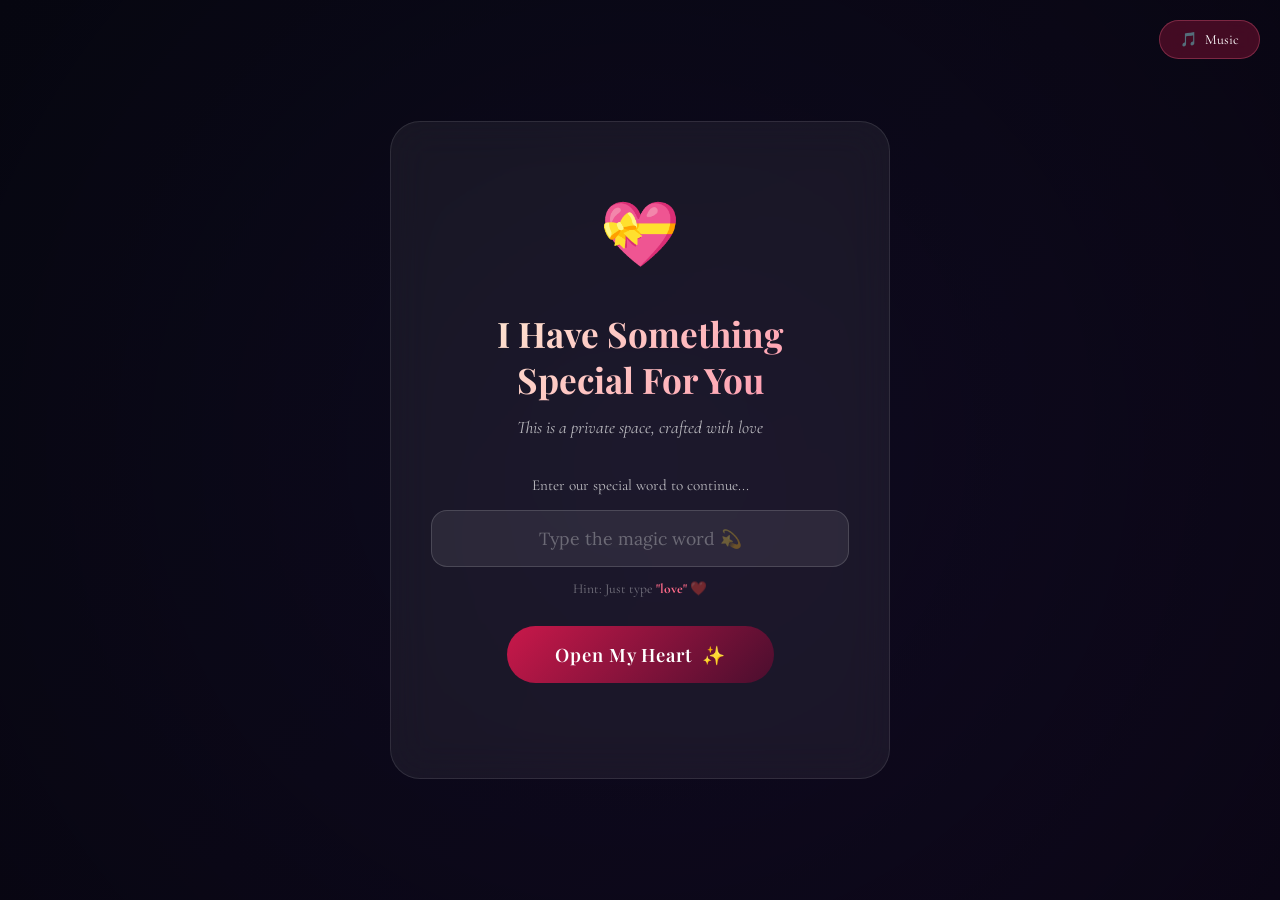
<file: index.html>
<!DOCTYPE html>
<html lang="en">
<head>
    <meta charset="UTF-8">
    <meta name="viewport" content="width=device-width, initial-scale=1.0">
    <title>💕 For My Love — A Special Message For You</title>
    <meta name="description" content="A romantic proposal website crafted with love, for the most special person in my life.">
    <link rel="preconnect" href="https://fonts.googleapis.com">
    <link rel="preconnect" href="https://fonts.gstatic.com" crossorigin>
    <link href="https://fonts.googleapis.com/css2?family=Playfair+Display:ital,wght@0,400;0,600;0,700;0,800;1,400;1,600;1,700&family=Cormorant+Garamond:ital,wght@0,300;0,400;0,500;0,600;1,300;1,400;1,500&family=Great+Vibes&family=Lora:ital,wght@0,400;0,500;0,600;1,400;1,500&display=swap" rel="stylesheet">
    <link rel="stylesheet" href="style.css">
</head>
<body>

    <!-- Floating Hearts Canvas -->
    <canvas id="hearts-canvas"></canvas>

    <!-- Rose Petal Rain -->
    <div id="petal-container"></div>

    <!-- Music Toggle -->
    <button id="music-toggle" class="music-btn" aria-label="Toggle Music">
        <span class="music-icon">🎵</span>
        <span class="music-text">Music</span>
    </button>
    <audio id="bg-music" loop>
        <source src="kya-mujhe-pyar-hai.webm" type="audio/webm">
    </audio>

    <!-- ==================== GATE SCREEN ==================== -->
    <section id="gate-screen" class="gate-screen">
        <div class="gate-overlay"></div>
        <div class="gate-content">
            <div class="gate-heart-container">
                <div class="gate-heart">💝</div>
            </div>
            <h1 class="gate-title">I Have Something<br>Special For You</h1>
            <p class="gate-subtitle">This is a private space, crafted with love</p>
            <div class="gate-input-group">
                <label for="gate-password">Enter our special word to continue...</label>
                <input type="password" id="gate-password" placeholder="Type the magic word 💫" autocomplete="off">
                <p class="gate-hint">Hint: Just type <strong>"love"</strong> ❤️</p>
            </div>
            <button id="gate-enter-btn" class="gate-btn">
                <span>Open My Heart</span>
                <span class="btn-sparkle">✨</span>
            </button>
            <p id="gate-error" class="gate-error"></p>
        </div>
    </section>

    <!-- ==================== MAIN WEBSITE ==================== -->
    <main id="main-site" class="main-site hidden">

        <!-- Navigation -->
        <nav id="main-nav" class="navbar">
            <div class="nav-brand">
                <span class="nav-heart">💕</span>
                <span class="nav-text">Our Love Story</span>
            </div>
            <ul class="nav-links">
                <li><a href="#hero">Home</a></li>
                <li><a href="#love-letter">Letter</a></li>
                <li><a href="#reasons">Reasons</a></li>
                <li><a href="#timeline">Moments</a></li>
                <li><a href="june17.html">17 June</a></li>
                <li><a href="june18.html">18 June</a></li>
                <li><a href="june19.html">19 June</a></li>
                <li><a href="#gallery">Gallery</a></li>
                <li><a href="#proposal">Proposal</a></li>
            </ul>
            <button id="nav-toggle" class="nav-hamburger" aria-label="Menu">
                <span></span><span></span><span></span>
            </button>
        </nav>

        <!-- ===== SECTION 1: HERO ===== -->
        <section id="hero" class="hero-section">
            <div class="hero-bg-overlay"></div>
            <img src="hero-bg.png" alt="" class="hero-bg-img">
            <div class="hero-content">
                <p class="hero-pretext fade-up">Every love story is beautiful, but ours is...</p>
                <h1 class="hero-title fade-up delay-1">
                    <span class="hero-line">My Favorite</span>
                    <span class="hero-line accent">Love Story</span>
                </h1>
                <div class="hero-divider fade-up delay-2">
                    <span class="divider-line"></span>
                    <span class="divider-heart">♥</span>
                    <span class="divider-line"></span>
                </div>
                <p class="hero-subtitle fade-up delay-3" id="typewriter-text"></p>
                
                <!-- Birthday Countdown -->
                <div class="countdown-container fade-up delay-4">
                    <h3 class="countdown-title">Birthday Coming Soon Mannu Sweet Heart</h3>
                    <div id="countdown" class="countdown-timer">
                        <div class="countdown-item">
                            <span id="cd-days">00</span>
                            <span class="countdown-label">Days</span>
                        </div>
                        <div class="countdown-item">
                            <span id="cd-hours">00</span>
                            <span class="countdown-label">Hours</span>
                        </div>
                        <div class="countdown-item">
                            <span id="cd-minutes">00</span>
                            <span class="countdown-label">Minutes</span>
                        </div>
                        <div class="countdown-item">
                            <span id="cd-seconds">00</span>
                            <span class="countdown-label">Seconds</span>
                        </div>
                    </div>
                </div>

                <a href="#love-letter" class="hero-cta fade-up delay-4" style="margin-top: 30px;">
                    <span>Read My Heart</span>
                    <svg viewBox="0 0 24 24" width="20" height="20" fill="none" stroke="currentColor" stroke-width="2">
                        <path d="M12 5v14M5 12l7 7 7-7"/>
                    </svg>
                </a>
            </div>
            <div class="scroll-indicator">
                <div class="scroll-mouse">
                    <div class="scroll-dot"></div>
                </div>
                <p>Scroll down</p>
            </div>
        </section>

        <!-- ===== SECTION 2: LOVE LETTER ===== -->
        <section id="love-letter" class="letter-section">
            <div class="section-header">
                <span class="section-icon">💌</span>
                <h2 class="section-title">A Letter From My Heart</h2>
                <div class="section-divider">
                    <span></span><span class="diamond">◆</span><span></span>
                </div>
            </div>
            <div class="letter-container">
                <div class="letter-paper">
                    <div class="letter-stamp">💋</div>
                    <div class="letter-date">Written with all my love</div>
                    <h3 class="letter-greeting">Dear Manaswi,</h3>
                    <div class="letter-body">
                        <p>Ever since you walked into my life, everything has changed for the better. You are like a beautiful dream that I never want to wake up from.</p>
                        <p>I know you sometimes feel a bit insecure and think you are unlucky. But the truth is, you are absolutely perfect just the way you are. In fact, by having you in my life, I have become the luckiest guy in the world.</p>
                        <p>Loving you has been the easiest and the best decision of my life. You are not just my love, you are my home—the place where I find the greatest peace. I promise to spend every single day making you as happy as you make me.</p>
                    </div>
                    <div class="letter-closing">
                        <p>Forever Yours,</p>
                        <p class="letter-signature">Your Love ❤️</p>
                    </div>
                </div>
            </div>
        </section>

        <!-- ===== SECTION 3: REASONS I LOVE YOU ===== -->
        <section id="reasons" class="reasons-section">
            <div class="section-header">
                <span class="section-icon">💖</span>
                <h2 class="section-title">Reasons I Love You</h2>
                <div class="section-divider">
                    <span></span><span class="diamond">◆</span><span></span>
                </div>
                <p class="section-subtitle">There are a million reasons, but here are a few that make my heart skip a beat...</p>
            </div>
            <div class="reasons-grid">
                <div class="reason-card" data-reason="1">
                    <div class="reason-number">01</div>
                    <div class="reason-icon">✨</div>
                    <h3>Your Beautiful Smile</h3>
                    <p>Your smile is the most beautiful thing I've ever seen. It lights up my world and makes every dark moment bright again.</p>
                </div>
                <div class="reason-card" data-reason="2">
                    <div class="reason-number">02</div>
                    <div class="reason-icon">🌙</div>
                    <h3>Your Kind Heart</h3>
                    <p>The way you care about everyone around you, your kindness, your compassion — it makes me fall in love with you all over again, every single day.</p>
                </div>
                <div class="reason-card" data-reason="3">
                    <div class="reason-number">03</div>
                    <div class="reason-icon">🦋</div>
                    <h3>The Butterflies</h3>
                    <p>Even after all this time, you still give me butterflies. Just hearing your voice or seeing your name on my phone makes my heart race.</p>
                </div>
                <div class="reason-card" data-reason="4">
                    <div class="reason-number">04</div>
                    <div class="reason-icon">🌹</div>
                    <h3>You Understand Me</h3>
                    <p>You get me like nobody else. You understand my silence, my fears, my dreams — and you love me through all of it.</p>
                </div>
                <div class="reason-card" data-reason="5">
                    <div class="reason-number">05</div>
                    <div class="reason-icon">🌸</div>
                    <h3>You Are My Peace</h3>
                    <p>In a world full of chaos, you are my calm. Being with you feels like coming home after the longest journey.</p>
                </div>
            </div>
        </section>

        <!-- ===== SECTION 4: OUR MOMENTS TIMELINE ===== -->
        <section id="timeline" class="timeline-section">
            <div class="section-header">
                <span class="section-icon">📖</span>
                <h2 class="section-title">Our Beautiful Moments</h2>
                <div class="section-divider">
                    <span></span><span class="diamond">◆</span><span></span>
                </div>
                <p class="section-subtitle">Every moment with you becomes a precious memory I treasure forever</p>
            </div>
            <div class="timeline">
                <div class="timeline-line"></div>
                <div class="timeline-item left">
                    <div class="timeline-dot">💕</div>
                    <div class="timeline-card">
                        <span class="timeline-label">The Beginning</span>
                        <h3>Amity Fresher's Practice</h3>
                        <p>We first met during the Amity University fresher's party practice. At that time, my mind was blank and I had absolutely no idea that something so beautiful was about to begin.</p>
                    </div>
                </div>
                <div class="timeline-item right">
                    <div class="timeline-dot">🌟</div>
                    <div class="timeline-card">
                        <span class="timeline-label">The Connection</span>
                        <h3>Lunchtime Conversations</h3>
                        <p>Our first real conversation happened when I came with my friends to have lunch with you at the A block ground. We were just like casual friends talking, but little did I know that casual friend would soon become my whole world.</p>
                    </div>
                </div>
                <div class="timeline-item left">
                    <div class="timeline-dot">💝</div>
                    <div class="timeline-card">
                        <span class="timeline-label">The Realization</span>
                        <h3>Falling For Your Kind Heart</h3>
                        <p>A few days ago, it hit me that we had naturally fallen in love just by being together. I absolutely adore your pure, kind heart and how you overshare everything with me.</p>
                    </div>
                </div>
                <div class="timeline-item right">
                    <div class="timeline-dot">🦋</div>
                    <div class="timeline-card">
                        <span class="timeline-label">The Feeling</span>
                        <h3>Butterflies Inside</h3>
                        <p>Today is a day I'll always remember. Knowing that you were getting butterflies inside just thinking about us... that magical feeling is something I want to cherish forever.</p>
                    </div>
                </div>
                <div class="timeline-item left">
                    <div class="timeline-dot">💍</div>
                    <div class="timeline-card">
                        <span class="timeline-label">Forever</span>
                        <h3>Our Beautiful Future</h3>
                        <p>I want to keep listening to your stories, keep making you smile, and keep falling for your pure heart every single day. Together, forever — that's my only wish.</p>
                    </div>
                </div>
            </div>
        </section>

        <!-- ===== SECTION 5: GALLERY ===== -->
        <section id="gallery" class="gallery-section">
            <div class="section-header">
                <span class="section-icon">📸</span>
                <h2 class="section-title">Moments Captured</h2>
                <div class="section-divider">
                    <span></span><span class="diamond">◆</span><span></span>
                </div>
                <p class="section-subtitle">Every picture tells a story of our love</p>
            </div>
            <div class="gallery-grid">
                <div class="gallery-item">
                    <img src="image1.png" alt="Our special memory">
                    <div class="gallery-overlay">
                        <span class="gallery-caption">My Favorite Memory 💖</span>
                    </div>
                </div>
                <div class="gallery-item">
                    <img src="image2.png" alt="Precious moments">
                    <div class="gallery-overlay">
                        <span class="gallery-caption">Precious Moments 🌙</span>
                    </div>
                </div>
                <div class="gallery-item tall">
                    <img src="image3.png" alt="My love for you">
                    <div class="gallery-overlay">
                        <span class="gallery-caption">My Whole World 🌍</span>
                    </div>
                </div>
                <div class="gallery-item large">
                    <img src="Pasted image.png" alt="Our special moment">
                    <div class="gallery-overlay">
                        <span class="gallery-caption">You & Me Forever 💗</span>
                    </div>
                </div>
            </div>
        </section>

        <!-- ===== SECTION 6: THE PROPOSAL ===== -->
        <section id="proposal" class="proposal-section">
            <img src="roses-bg.png" alt="" class="proposal-bg-img">
            <div class="proposal-overlay"></div>
            <div class="proposal-content">
                <div class="proposal-ring">💍</div>
                <h2 class="proposal-title">
                    <span class="proposal-line">Will You Be</span>
                    <span class="proposal-line accent">Mine Forever?</span>
                </h2>
                <p class="proposal-text">
                    I've searched my whole life for someone like you. You are my dream come true, 
                    my answered prayer, my everything. I can't imagine my life without you in it. 
                    You are the reason I believe in love, in magic, in forever.
                </p>
                <p class="proposal-question">So I'm asking you, with all my heart...</p>
                <h3 class="proposal-ask">Will you be my forever? ❤️</h3>
                <div class="proposal-buttons">
                    <button id="yes-btn" class="proposal-btn yes-btn">
                        <span class="btn-heart">💝</span>
                        <span>Yes, Forever!</span>
                    </button>
                    <button id="no-btn" class="proposal-btn no-btn">
                        <span>Hmm, let me think...</span>
                    </button>
                </div>
                <div id="celebration" class="celebration hidden">
                    <h2 class="celebration-title">You Made Me The Happiest Person! 🎉</h2>
                    <p class="celebration-text">I promise to love you, cherish you, and make you smile every single day. This is just the beginning of our forever. ❤️</p>
                    <div class="celebration-hearts">
                        💕 💖 💝 💗 💕 💖 💝 💗 💕 💖
                    </div>
                </div>
            </div>
        </section>

        <!-- ===== FOOTER ===== -->
        <footer class="site-footer">
            <div class="footer-content">
                <div class="footer-heart">💕</div>
                <p class="footer-text">Made with infinite love, just for you</p>
                <p class="footer-signature">— Your Love ❤️</p>
                <div class="footer-stars">
                    ✨ · 💫 · ⭐ · 💫 · ✨
                </div>
            </div>
        </footer>

    </main>

    <script src="script.js"></script>
</body>
</html>
</file>
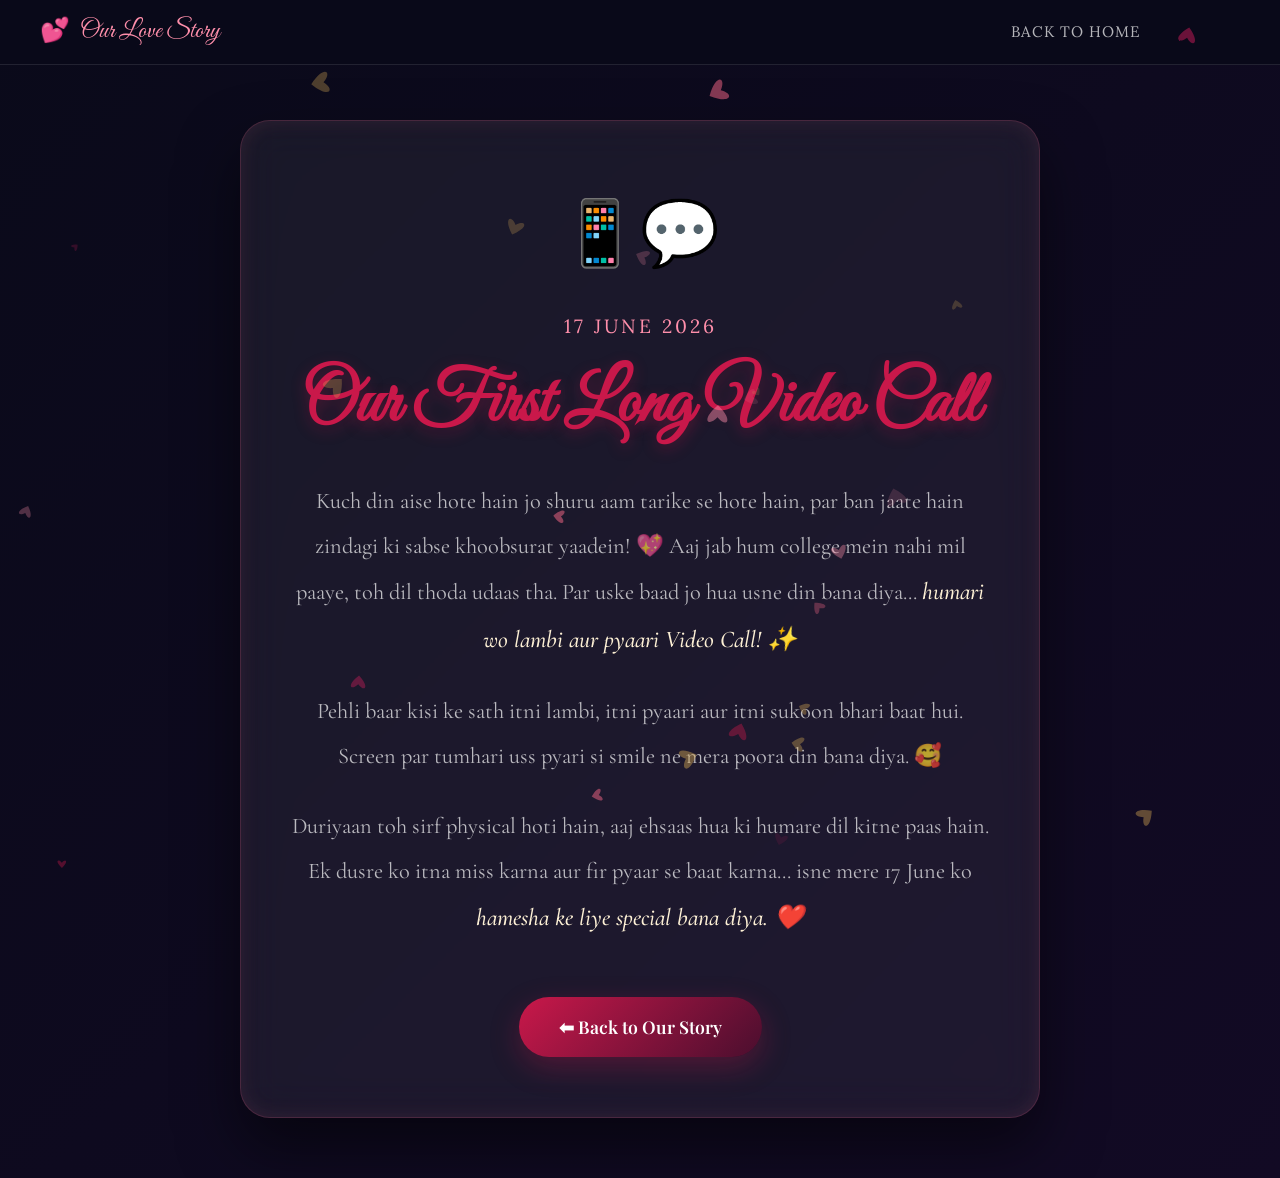
<file: june17.html>
<!DOCTYPE html>
<html lang="en">
<head>
    <meta charset="UTF-8">
    <meta name="viewport" content="width=device-width, initial-scale=1.0">
    <title>💕 17 June — A Special Memory</title>
    <link href="https://fonts.googleapis.com/css2?family=Playfair+Display:ital,wght@0,400;0,600;0,700;0,800;1,400;1,600;1,700&family=Cormorant+Garamond:ital,wght@0,300;0,400;0,500;0,600;1,300;1,400;1,500&family=Great+Vibes&family=Lora:ital,wght@0,400;0,500;0,600;1,400;1,500&display=swap" rel="stylesheet">
    <link rel="stylesheet" href="style.css">
    <style>
        body {
            background: linear-gradient(135deg, var(--midnight), var(--deep-purple), var(--wine));
            background-size: 400% 400%;
            animation: gradientShift 8s ease infinite;
            min-height: 100vh;
            display: flex;
            flex-direction: column;
        }
        .diary-section {
            flex: 1;
            display: flex;
            align-items: center;
            justify-content: center;
            padding: 120px 20px 60px;
            position: relative;
            z-index: 2;
        }
        .diary-card {
            background: var(--glass);
            backdrop-filter: blur(20px);
            border: 1px solid rgba(255,107,138,0.2);
            border-radius: 30px;
            padding: 60px 50px;
            max-width: 800px;
            text-align: center;
            animation: fadeUp 1s ease forwards;
            box-shadow: 0 30px 60px rgba(0,0,0,0.5), inset 0 0 20px rgba(255,107,138,0.1);
            position: relative;
        }
        .diary-icon {
            font-size: 4rem;
            margin-bottom: 20px;
            animation: floatRing 3s ease-in-out infinite;
        }
        .diary-date {
            font-family: var(--font-elegant);
            color: var(--pink-glow);
            font-size: 1.2rem;
            letter-spacing: 3px;
            text-transform: uppercase;
            margin-bottom: 20px;
        }
        .diary-title {
            font-family: var(--font-script);
            font-size: 4.5rem;
            color: var(--rose);
            margin-bottom: 30px;
            line-height: 1.2;
            text-shadow: 0 5px 15px rgba(201,24,74,0.3);
        }
        .diary-text {
            font-family: var(--font-body);
            font-size: 1.4rem;
            color: var(--text-secondary);
            line-height: 2;
            margin-bottom: 25px;
        }
        .diary-highlight {
            color: var(--cream);
            font-weight: 500;
            font-style: italic;
            font-size: 1.5rem;
        }
        .back-btn {
            display: inline-flex;
            align-items: center;
            gap: 10px;
            margin-top: 30px;
            padding: 15px 40px;
            background: linear-gradient(135deg, var(--rose), var(--wine));
            border: none;
            color: #fff;
            text-decoration: none;
            border-radius: 50px;
            font-family: var(--font-display);
            font-size: 1.1rem;
            font-weight: 600;
            transition: all 0.4s;
            box-shadow: 0 10px 30px rgba(201,24,74,0.3);
        }
        .back-btn:hover {
            transform: translateY(-4px);
            box-shadow: 0 15px 40px rgba(201,24,74,0.5);
        }
        
        @media (max-width: 768px) {
            .diary-card { padding: 40px 25px; }
            .diary-title { font-size: 3.2rem; }
            .diary-text { font-size: 1.2rem; }
        }
    </style>
</head>
<body>
    <canvas id="hearts-canvas"></canvas>
    
    <nav class="navbar scrolled" style="position: fixed;">
        <div class="nav-brand">
            <span class="nav-heart">💕</span>
            <span class="nav-text">Our Love Story</span>
        </div>
        <ul class="nav-links">
            <li><a href="index.html">Back to Home</a></li>
        </ul>
    </nav>

    <section class="diary-section">
        <div class="diary-card">
            <div class="diary-icon">📱💬</div>
            <div class="diary-date">17 June 2026</div>
            <h1 class="diary-title">Our First Long Video Call</h1>
            
            <p class="diary-text">
                Kuch din aise hote hain jo shuru aam tarike se hote hain, par ban jaate hain zindagi ki sabse khoobsurat yaadein! 💖 Aaj jab hum college mein nahi mil paaye, toh dil thoda udaas tha. Par uske baad jo hua usne din bana diya... <span class="diary-highlight">humari wo lambi aur pyaari Video Call! ✨</span>
            </p>
            <p class="diary-text">
                Pehli baar kisi ke sath itni lambi, itni pyaari aur itni sukoon bhari baat hui. Screen par tumhari uss pyari si smile ne mera poora din bana diya. 🥰
            </p>
            <p class="diary-text">
                Duriyaan toh sirf physical hoti hain, aaj ehsaas hua ki humare dil kitne paas hain. Ek dusre ko itna miss karna aur fir pyaar se baat karna... isne mere 17 June ko <span class="diary-highlight">hamesha ke liye special bana diya. ❤️</span>
            </p>
            
            <a href="index.html" class="back-btn">
                <span>⬅ Back to Our Story</span>
            </a>
        </div>
    </section>

    <!-- Floating Hearts Script -->
    <script>
        const canvas = document.getElementById('hearts-canvas');
        const ctx = canvas.getContext('2d');
        let hearts = [];

        function resizeCanvas() {
            canvas.width = window.innerWidth;
            canvas.height = window.innerHeight;
        }
        resizeCanvas();
        window.addEventListener('resize', resizeCanvas);

        class Heart {
            constructor() { this.reset(); }
            reset() {
                this.x = Math.random() * canvas.width;
                this.y = canvas.height + 20;
                this.size = Math.random() * 12 + 6;
                this.speedY = Math.random() * 1.5 + 0.5;
                this.speedX = (Math.random() - 0.5) * 0.8;
                this.opacity = Math.random() * 0.4 + 0.1;
                this.rotation = Math.random() * Math.PI * 2;
                this.rotSpeed = (Math.random() - 0.5) * 0.03;
                this.color = ['#c9184a', '#ff6b8a', '#ff8fab', '#d4a853', '#e91e63'][Math.floor(Math.random() * 5)];
            }
            update() {
                this.y -= this.speedY;
                this.x += this.speedX + Math.sin(this.y * 0.01) * 0.5;
                this.rotation += this.rotSpeed;
                if (this.y < -30) this.reset();
            }
            draw() {
                ctx.save();
                ctx.translate(this.x, this.y);
                ctx.rotate(this.rotation);
                ctx.globalAlpha = this.opacity;
                ctx.fillStyle = this.color;
                ctx.beginPath();
                const s = this.size;
                ctx.moveTo(0, s * 0.3);
                ctx.bezierCurveTo(-s * 0.5, -s * 0.3, -s, s * 0.1, 0, s);
                ctx.bezierCurveTo(s, s * 0.1, s * 0.5, -s * 0.3, 0, s * 0.3);
                ctx.fill();
                ctx.restore();
            }
        }

        for (let i = 0; i < 25; i++) {
            const h = new Heart();
            h.y = Math.random() * canvas.height;
            hearts.push(h);
        }

        function animateHearts() {
            ctx.clearRect(0, 0, canvas.width, canvas.height);
            hearts.forEach(h => { h.update(); h.draw(); });
            requestAnimationFrame(animateHearts);
        }
        animateHearts();
    </script>
</body>
</html>
</file>
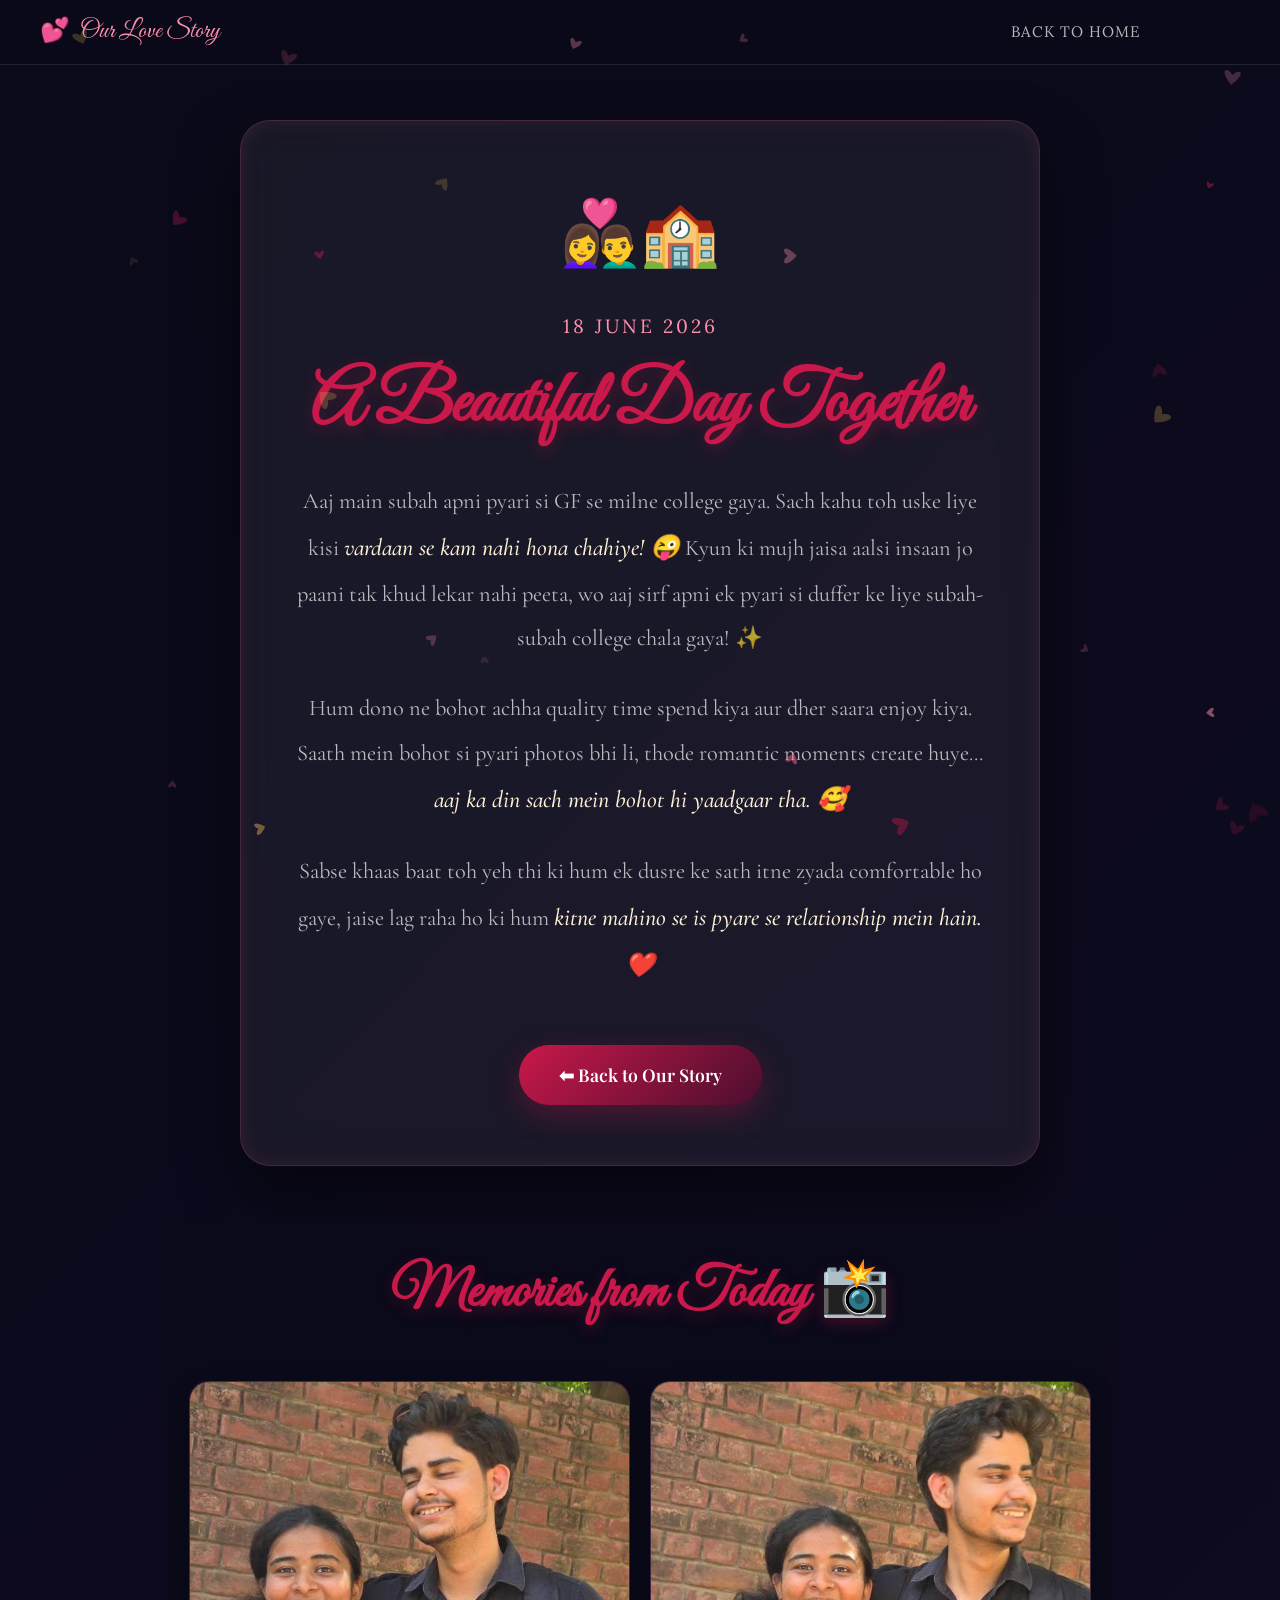
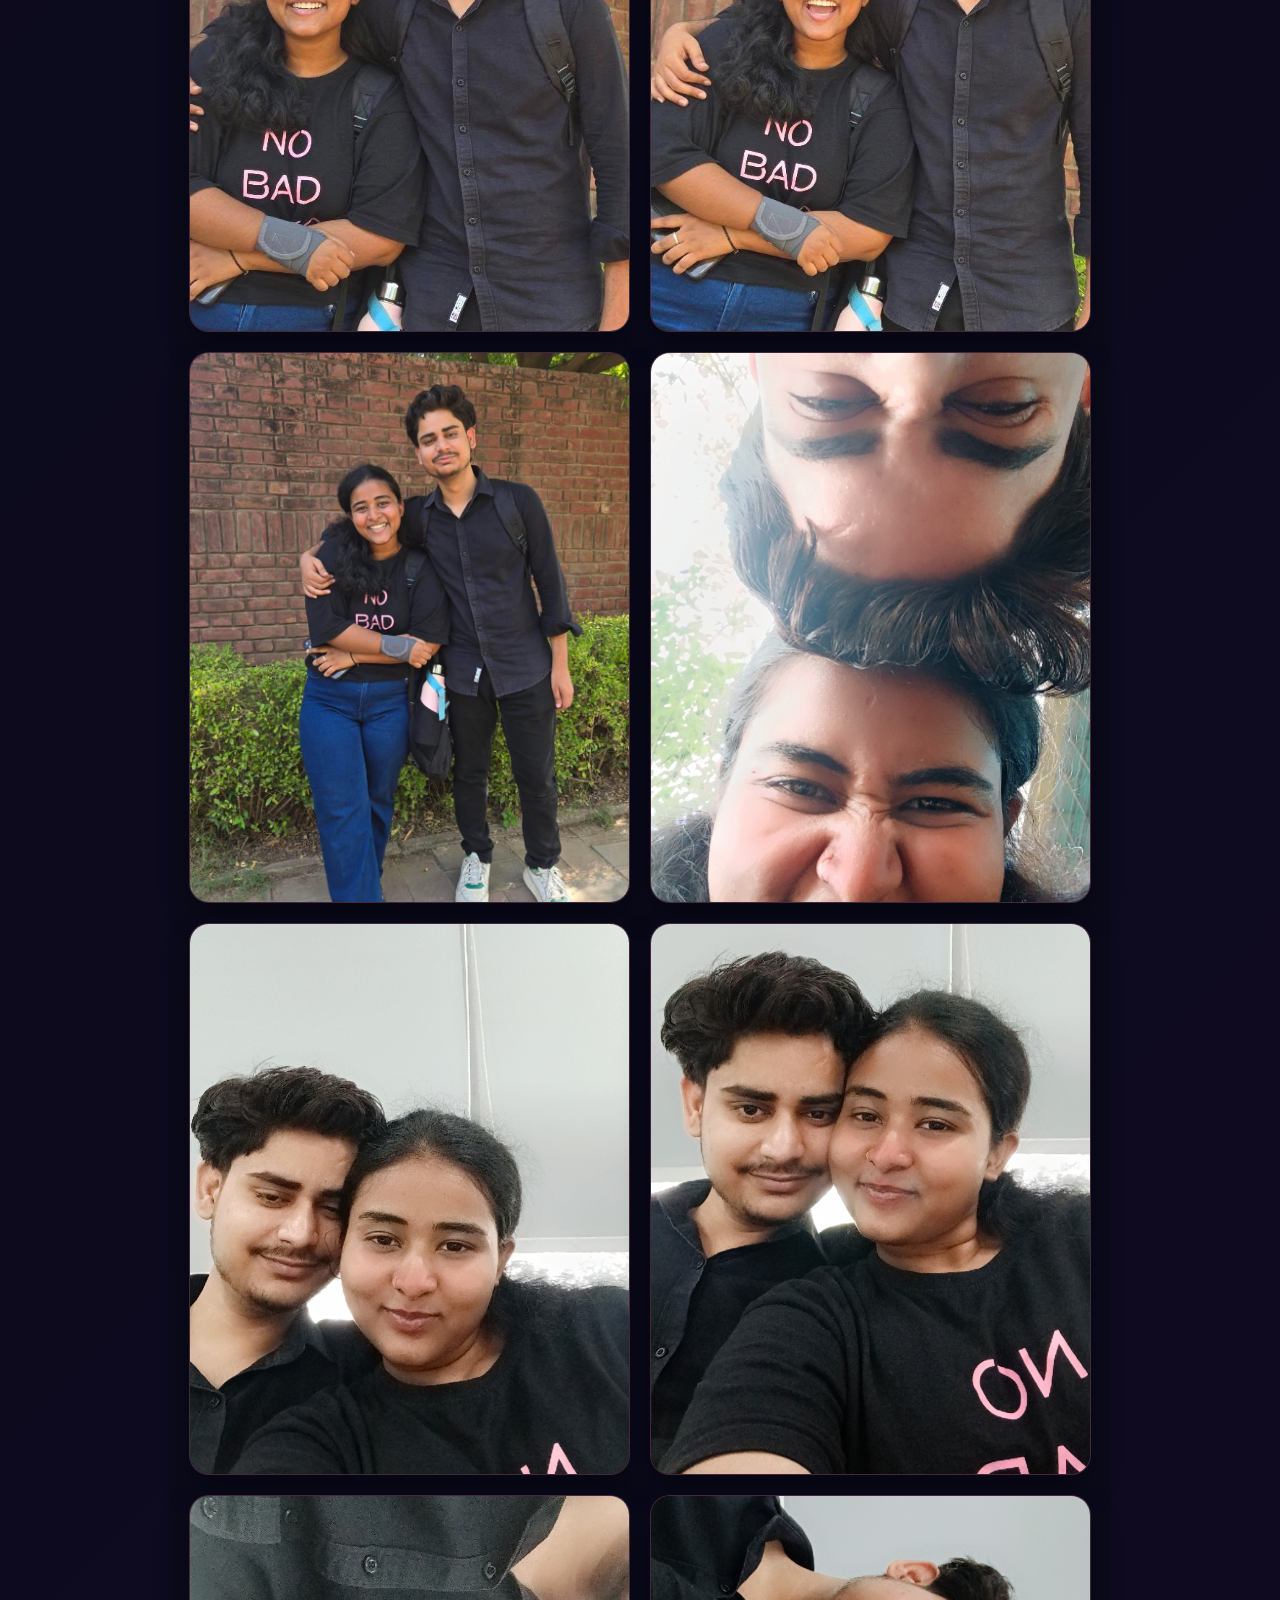
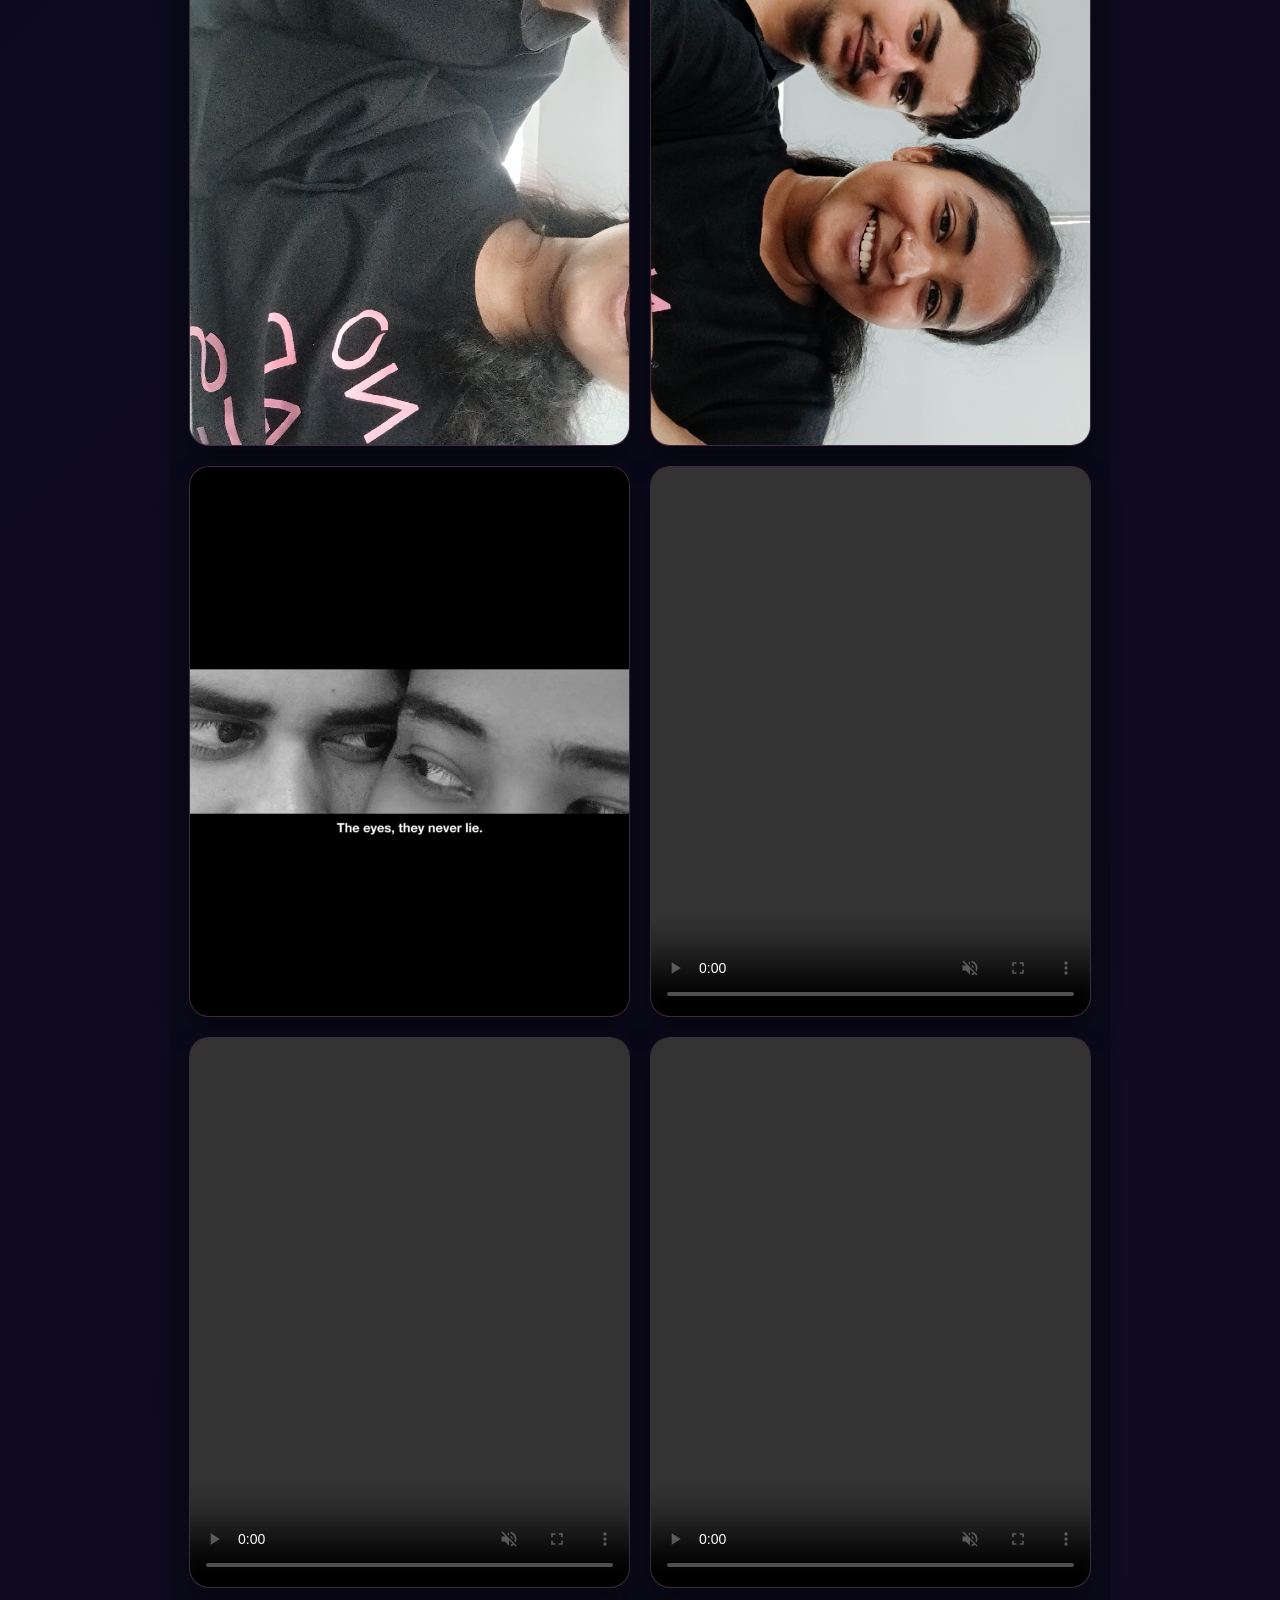
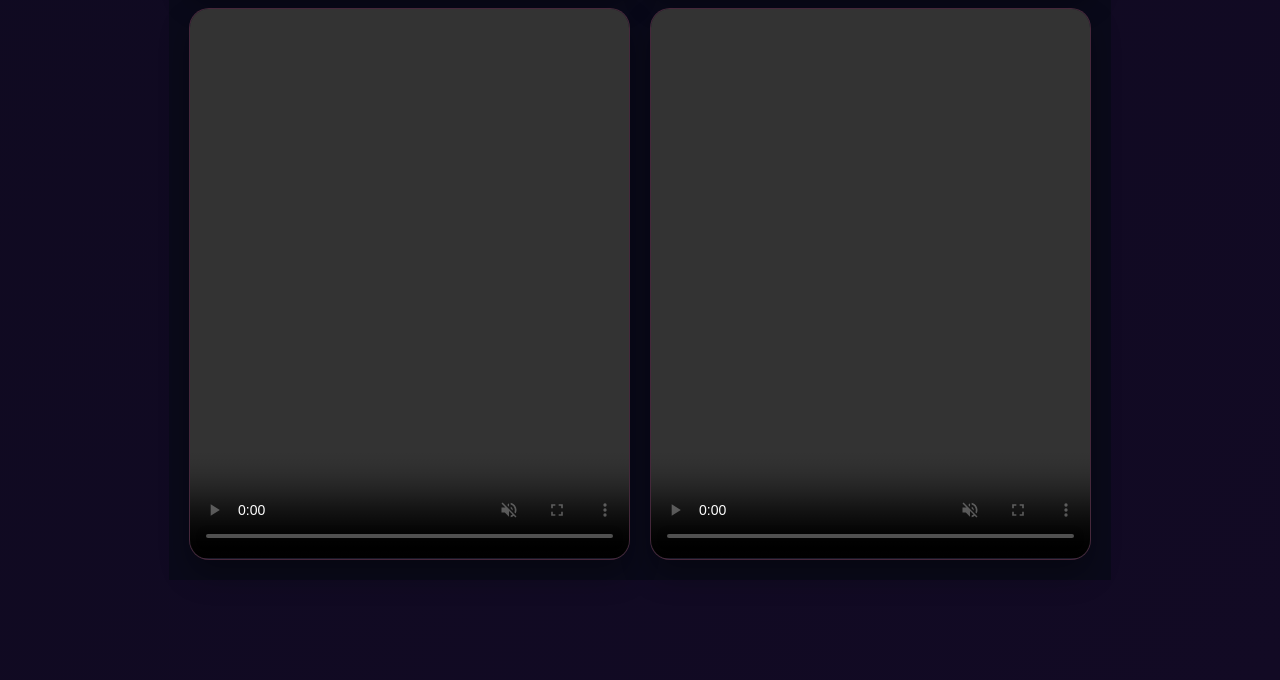
<file: june18.html>
<!DOCTYPE html>
<html lang="en">
<head>
    <meta charset="UTF-8">
    <meta name="viewport" content="width=device-width, initial-scale=1.0">
    <title>💕 18 June — A Beautiful Day Together</title>
    <link href="https://fonts.googleapis.com/css2?family=Playfair+Display:ital,wght@0,400;0,600;0,700;0,800;1,400;1,600;1,700&family=Cormorant+Garamond:ital,wght@0,300;0,400;0,500;0,600;1,300;1,400;1,500&family=Great+Vibes&family=Lora:ital,wght@0,400;0,500;0,600;1,400;1,500&display=swap" rel="stylesheet">
    <link rel="stylesheet" href="style.css">
    <style>
        body {
            background: linear-gradient(135deg, var(--midnight), var(--deep-purple), var(--wine));
            background-size: 400% 400%;
            animation: gradientShift 8s ease infinite;
            min-height: 100vh;
            display: flex;
            flex-direction: column;
        }
        .diary-section {
            flex: 1;
            display: flex;
            align-items: center;
            justify-content: center;
            padding: 120px 20px 60px;
            position: relative;
            z-index: 2;
        }
        .diary-card {
            background: var(--glass);
            backdrop-filter: blur(20px);
            border: 1px solid rgba(255,107,138,0.2);
            border-radius: 30px;
            padding: 60px 50px;
            max-width: 800px;
            text-align: center;
            animation: fadeUp 1s ease forwards;
            box-shadow: 0 30px 60px rgba(0,0,0,0.5), inset 0 0 20px rgba(255,107,138,0.1);
            position: relative;
        }
        .diary-icon {
            font-size: 4rem;
            margin-bottom: 20px;
            animation: floatRing 3s ease-in-out infinite;
        }
        .diary-date {
            font-family: var(--font-elegant);
            color: var(--pink-glow);
            font-size: 1.2rem;
            letter-spacing: 3px;
            text-transform: uppercase;
            margin-bottom: 20px;
        }
        .diary-title {
            font-family: var(--font-script);
            font-size: 4.5rem;
            color: var(--rose);
            margin-bottom: 30px;
            line-height: 1.2;
            text-shadow: 0 5px 15px rgba(201,24,74,0.3);
        }
        .diary-text {
            font-family: var(--font-body);
            font-size: 1.4rem;
            color: var(--text-secondary);
            line-height: 2;
            margin-bottom: 25px;
        }
        .diary-highlight {
            color: var(--cream);
            font-weight: 500;
            font-style: italic;
            font-size: 1.5rem;
        }
        .back-btn {
            display: inline-flex;
            align-items: center;
            gap: 10px;
            margin-top: 30px;
            padding: 15px 40px;
            background: linear-gradient(135deg, var(--rose), var(--wine));
            border: none;
            color: #fff;
            text-decoration: none;
            border-radius: 50px;
            font-family: var(--font-display);
            font-size: 1.1rem;
            font-weight: 600;
            transition: all 0.4s;
            box-shadow: 0 10px 30px rgba(201,24,74,0.3);
        }
        .back-btn:hover {
            transform: translateY(-4px);
            box-shadow: 0 15px 40px rgba(201,24,74,0.5);
        }
        
        @media (max-width: 768px) {
            .diary-card { padding: 40px 25px; }
            .diary-title { font-size: 3.2rem; }
            .diary-text { font-size: 1.2rem; }
        }
        
        /* Gallery Styles */
        .gallery-section {
            padding: 20px;
            max-width: 1200px;
            margin: 0 auto 100px;
            z-index: 2;
            position: relative;
        }
        .gallery-title {
            text-align: center;
            font-family: var(--font-script);
            font-size: 3.5rem;
            color: var(--rose);
            margin-bottom: 40px;
            text-shadow: 0 5px 15px rgba(201,24,74,0.3);
        }
        .media-grid {
            display: grid;
            grid-template-columns: repeat(auto-fit, minmax(300px, 1fr));
            gap: 20px;
        }
        .media-item {
            background: var(--glass);
            border: 1px solid rgba(255,107,138,0.2);
            border-radius: 20px;
            overflow: hidden;
            box-shadow: 0 15px 30px rgba(0,0,0,0.3);
            transition: transform 0.4s ease;
            aspect-ratio: 4/5;
        }
        .media-item:hover {
            transform: translateY(-10px);
            box-shadow: 0 20px 40px rgba(255,107,138,0.2);
        }
        .media-item img, .media-item video {
            width: 100%;
            height: 100%;
            object-fit: cover;
        }
    </style>
</head>
<body>
    <canvas id="hearts-canvas"></canvas>
    
    <nav class="navbar scrolled" style="position: fixed;">
        <div class="nav-brand">
            <span class="nav-heart">💕</span>
            <span class="nav-text">Our Love Story</span>
        </div>
        <ul class="nav-links">
            <li><a href="index.html">Back to Home</a></li>
        </ul>
    </nav>

    <section class="diary-section">
        <div class="diary-card">
            <div class="diary-icon">👩‍❤️‍👨🏫</div>
            <div class="diary-date">18 June 2026</div>
            <h1 class="diary-title">A Beautiful Day Together</h1>
            
            <p class="diary-text">
                Aaj main subah apni pyari si GF se milne college gaya. Sach kahu toh uske liye kisi <span class="diary-highlight">vardaan se kam nahi hona chahiye! 😜</span> Kyun ki mujh jaisa aalsi insaan jo paani tak khud lekar nahi peeta, wo aaj sirf apni ek pyari si duffer ke liye subah-subah college chala gaya! ✨
            </p>
            <p class="diary-text">
                Hum dono ne bohot achha quality time spend kiya aur dher saara enjoy kiya. Saath mein bohot si pyari photos bhi li, thode romantic moments create huye... <span class="diary-highlight">aaj ka din sach mein bohot hi yaadgaar tha. 🥰</span>
            </p>
            <p class="diary-text">
                Sabse khaas baat toh yeh thi ki hum ek dusre ke sath itne zyada comfortable ho gaye, jaise lag raha ho ki hum <span class="diary-highlight">kitne mahino se is pyare se relationship mein hain. ❤️</span>
            </p>
            
            <a href="index.html" class="back-btn">
                <span>⬅ Back to Our Story</span>
            </a>
        </div>
    </section>

    <section class="gallery-section">
        <h2 class="gallery-title">Memories from Today 📸</h2>
        <div class="media-grid">
            <div class="media-item">
                <img src="WhatsApp Image 2026-06-18 at 9.17.52 PM (1).jpeg" alt="Memory" loading="lazy">
            </div>
            <div class="media-item">
                <img src="WhatsApp Image 2026-06-18 at 9.17.52 PM.jpeg" alt="Memory" loading="lazy">
            </div>
            <div class="media-item">
                <img src="WhatsApp Image 2026-06-18 at 9.17.53 PM (1).jpeg" alt="Memory" loading="lazy">
            </div>
            <div class="media-item">
                <img src="WhatsApp Image 2026-06-18 at 9.17.53 PM.jpeg" alt="Memory" loading="lazy">
            </div>
            <div class="media-item">
                <img src="WhatsApp Image 2026-06-18 at 9.18.06 PM.jpeg" alt="Memory" loading="lazy">
            </div>
            <div class="media-item">
                <img src="WhatsApp Image 2026-06-18 at 9.18.07 PM (1).jpeg" alt="Memory" loading="lazy">
            </div>
            <div class="media-item">
                <img src="WhatsApp Image 2026-06-18 at 9.18.07 PM.jpeg" alt="Memory" loading="lazy">
            </div>
            <div class="media-item">
                <img src="WhatsApp Image 2026-06-18 at 9.18.08 PM (1).jpeg" alt="Memory" loading="lazy">
            </div>
            <div class="media-item">
                <img src="WhatsApp Image 2026-06-18 at 9.18.08 PM (2).jpeg" alt="Memory" loading="lazy">
            </div>
            <div class="media-item">
                <video src="WhatsApp Video 2026-06-18 at 9.17.54 PM.mp4" controls loop muted playsinline></video>
            </div>
            <div class="media-item">
                <video src="WhatsApp Video 2026-06-18 at 9.17.58 PM.mp4" controls loop muted playsinline></video>
            </div>
            <div class="media-item">
                <video src="WhatsApp Video 2026-06-18 at 9.18.06 PM.mp4" controls loop muted playsinline></video>
            </div>
            <div class="media-item">
                <video src="WhatsApp Video 2026-06-18 at 9.18.07 PM (1).mp4" controls loop muted playsinline></video>
            </div>
            <div class="media-item">
                <video src="WhatsApp Video 2026-06-18 at 9.18.07 PM.mp4" controls loop muted playsinline></video>
            </div>
        </div>
    </section>

    <!-- Floating Hearts Script -->
    <script>
        const canvas = document.getElementById('hearts-canvas');
        const ctx = canvas.getContext('2d');
        let hearts = [];

        function resizeCanvas() {
            canvas.width = window.innerWidth;
            canvas.height = window.innerHeight;
        }
        resizeCanvas();
        window.addEventListener('resize', resizeCanvas);

        class Heart {
            constructor() { this.reset(); }
            reset() {
                this.x = Math.random() * canvas.width;
                this.y = canvas.height + 20;
                this.size = Math.random() * 12 + 6;
                this.speedY = Math.random() * 1.5 + 0.5;
                this.speedX = (Math.random() - 0.5) * 0.8;
                this.opacity = Math.random() * 0.4 + 0.1;
                this.rotation = Math.random() * Math.PI * 2;
                this.rotSpeed = (Math.random() - 0.5) * 0.03;
                this.color = ['#c9184a', '#ff6b8a', '#ff8fab', '#d4a853', '#e91e63'][Math.floor(Math.random() * 5)];
            }
            update() {
                this.y -= this.speedY;
                this.x += this.speedX + Math.sin(this.y * 0.01) * 0.5;
                this.rotation += this.rotSpeed;
                if (this.y < -30) this.reset();
            }
            draw() {
                ctx.save();
                ctx.translate(this.x, this.y);
                ctx.rotate(this.rotation);
                ctx.globalAlpha = this.opacity;
                ctx.fillStyle = this.color;
                ctx.beginPath();
                const s = this.size;
                ctx.moveTo(0, s * 0.3);
                ctx.bezierCurveTo(-s * 0.5, -s * 0.3, -s, s * 0.1, 0, s);
                ctx.bezierCurveTo(s, s * 0.1, s * 0.5, -s * 0.3, 0, s * 0.3);
                ctx.fill();
                ctx.restore();
            }
        }

        for (let i = 0; i < 25; i++) {
            const h = new Heart();
            h.y = Math.random() * canvas.height;
            hearts.push(h);
        }

        function animateHearts() {
            ctx.clearRect(0, 0, canvas.width, canvas.height);
            hearts.forEach(h => { h.update(); h.draw(); });
            requestAnimationFrame(animateHearts);
        }
        animateHearts();
    </script>
</body>
</html>
</file>
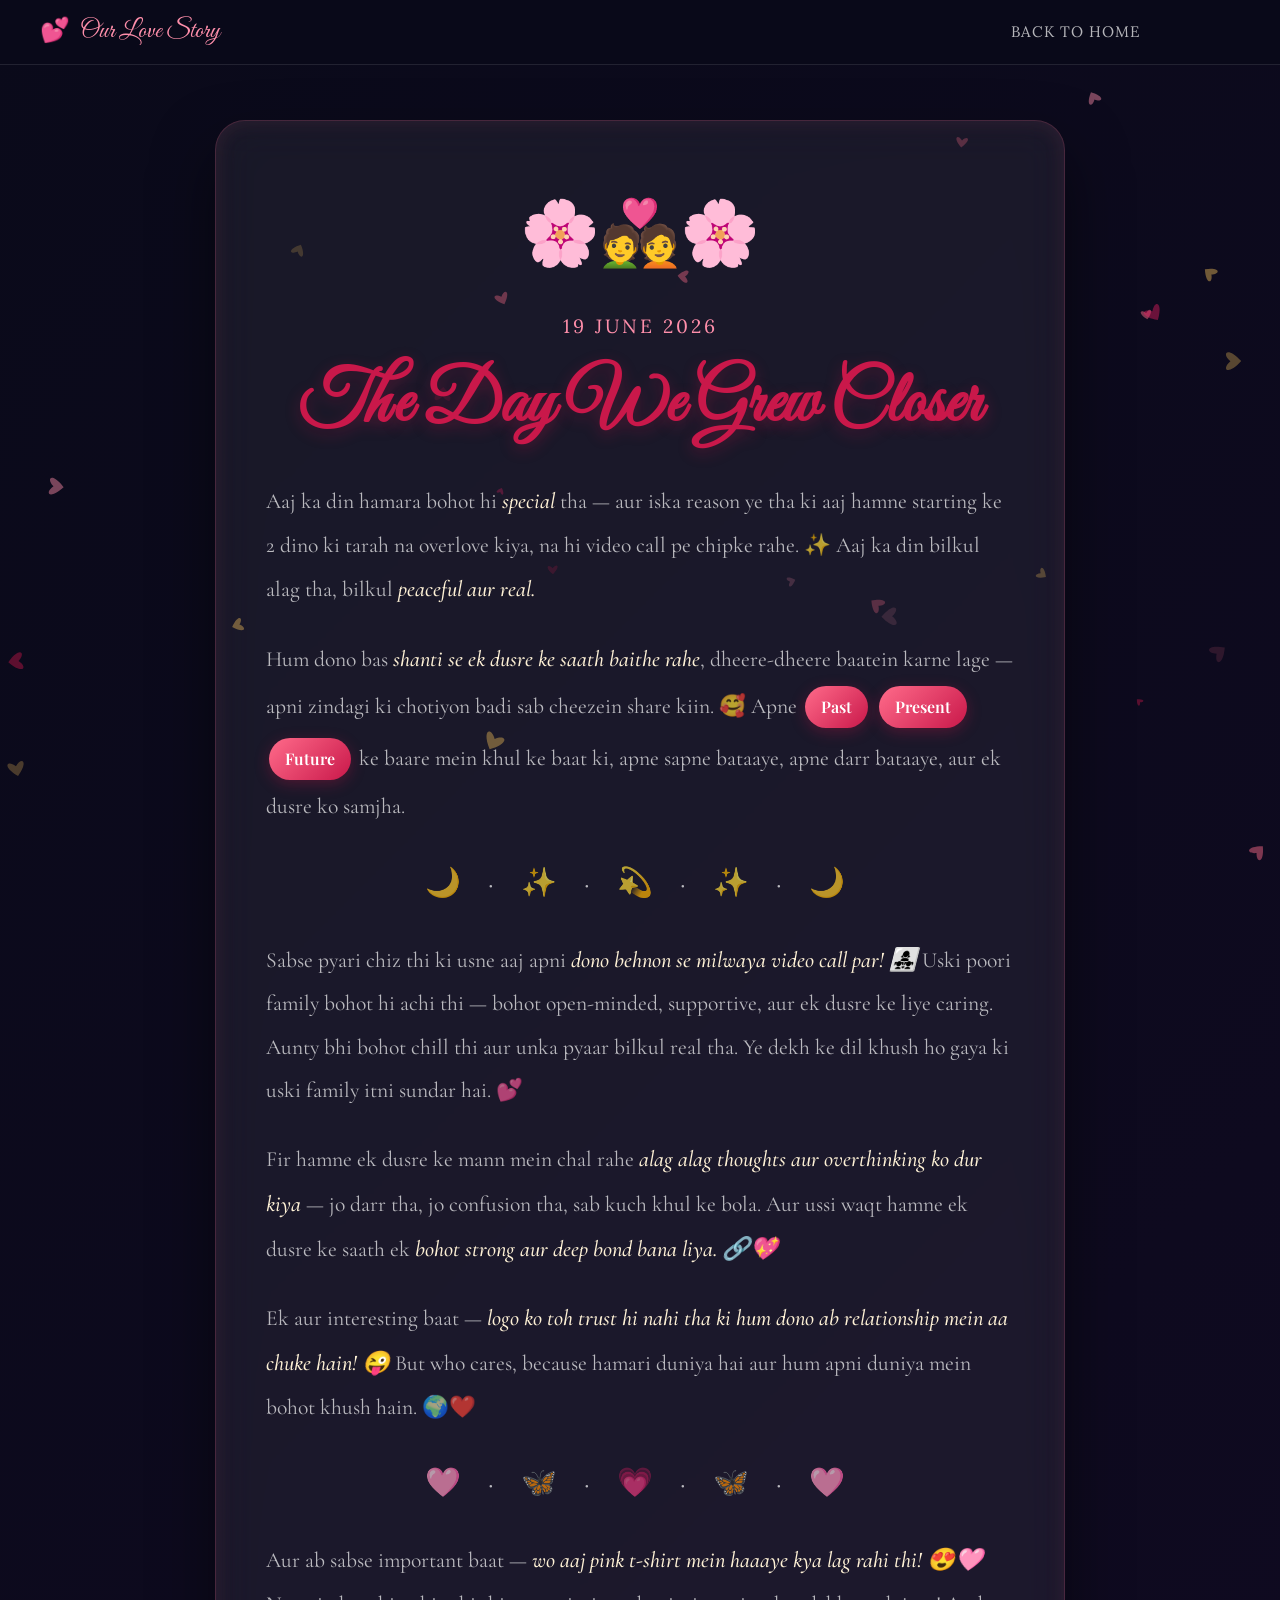
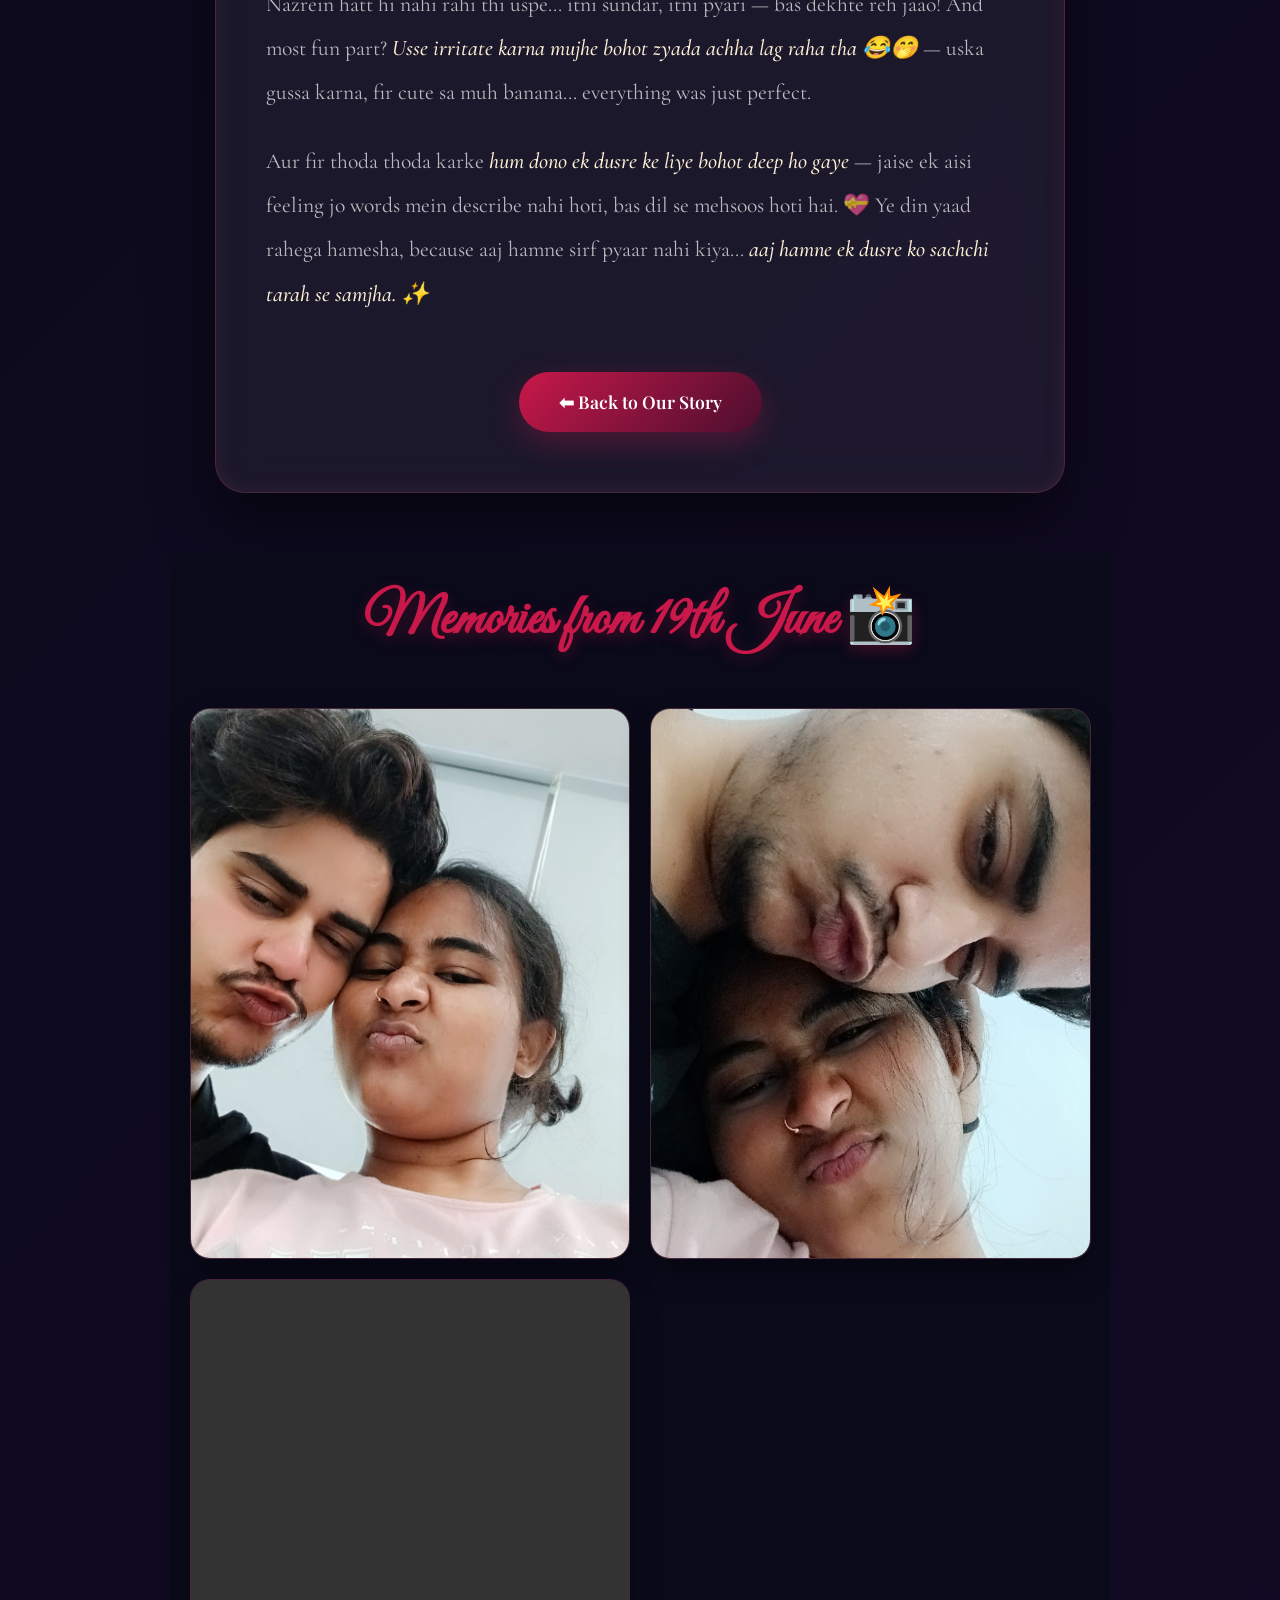
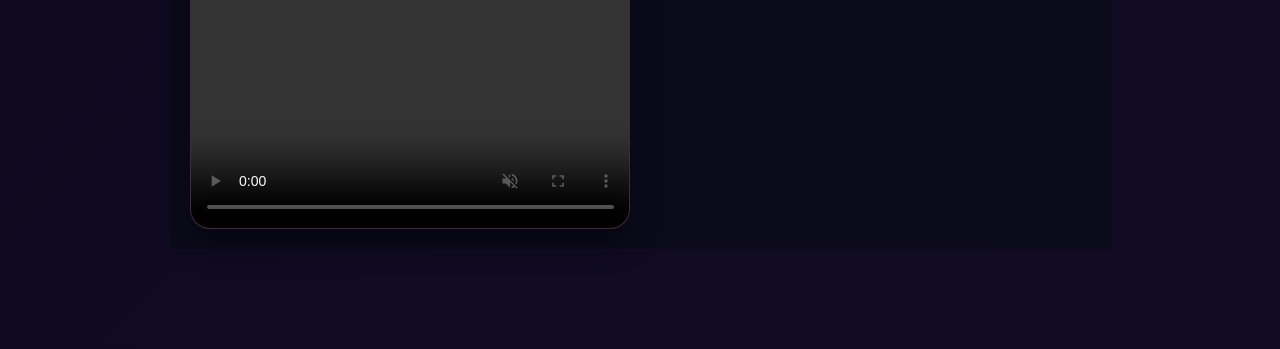
<file: june19.html>
<!DOCTYPE html>
<html lang="en">
<head>
    <meta charset="UTF-8">
    <meta name="viewport" content="width=device-width, initial-scale=1.0">
    <title>💕 19 June — The Day We Grew Closer</title>
    <link href="https://fonts.googleapis.com/css2?family=Playfair+Display:ital,wght@0,400;0,600;0,700;0,800;1,400;1,600;1,700&family=Cormorant+Garamond:ital,wght@0,300;0,400;0,500;0,600;1,300;1,400;1,500&family=Great+Vibes&family=Lora:ital,wght@0,400;0,500;0,600;1,400;1,500&display=swap" rel="stylesheet">
    <link rel="stylesheet" href="style.css">
    <style>
        body {
            background: linear-gradient(135deg, var(--midnight), var(--deep-purple), var(--wine));
            background-size: 400% 400%;
            animation: gradientShift 8s ease infinite;
            min-height: 100vh;
            display: flex;
            flex-direction: column;
        }
        .diary-section {
            flex: 1;
            display: flex;
            align-items: center;
            justify-content: center;
            padding: 120px 20px 60px;
            position: relative;
            z-index: 2;
        }
        .diary-card {
            background: var(--glass);
            backdrop-filter: blur(20px);
            border: 1px solid rgba(255,107,138,0.2);
            border-radius: 30px;
            padding: 60px 50px;
            max-width: 850px;
            text-align: center;
            animation: fadeUp 1s ease forwards;
            box-shadow: 0 30px 60px rgba(0,0,0,0.5), inset 0 0 20px rgba(255,107,138,0.1);
            position: relative;
        }
        .diary-icon {
            font-size: 4rem;
            margin-bottom: 20px;
            animation: floatRing 3s ease-in-out infinite;
        }
        .diary-date {
            font-family: var(--font-elegant);
            color: var(--pink-glow);
            font-size: 1.2rem;
            letter-spacing: 3px;
            text-transform: uppercase;
            margin-bottom: 20px;
        }
        .diary-title {
            font-family: var(--font-script);
            font-size: 4.5rem;
            color: var(--rose);
            margin-bottom: 30px;
            line-height: 1.2;
            text-shadow: 0 5px 15px rgba(201,24,74,0.3);
        }
        .diary-text {
            font-family: var(--font-body);
            font-size: 1.35rem;
            color: var(--text-secondary);
            line-height: 2;
            margin-bottom: 25px;
            text-align: left;
        }
        .diary-highlight {
            color: var(--cream);
            font-weight: 500;
            font-style: italic;
            font-size: 1.4rem;
        }
        .diary-emoji-divider {
            font-size: 1.8rem;
            margin: 30px 0;
            letter-spacing: 10px;
            opacity: 0.7;
        }
        .pink-tag {
            display: inline-block;
            background: linear-gradient(135deg, #ff6b8a, #c9184a);
            color: #fff;
            padding: 5px 16px;
            border-radius: 50px;
            font-family: var(--font-display);
            font-size: 1rem;
            font-weight: 600;
            margin: 5px 3px;
            box-shadow: 0 4px 15px rgba(201,24,74,0.3);
        }
        .back-btn {
            display: inline-flex;
            align-items: center;
            gap: 10px;
            margin-top: 30px;
            padding: 15px 40px;
            background: linear-gradient(135deg, var(--rose), var(--wine));
            border: none;
            color: #fff;
            text-decoration: none;
            border-radius: 50px;
            font-family: var(--font-display);
            font-size: 1.1rem;
            font-weight: 600;
            transition: all 0.4s;
            box-shadow: 0 10px 30px rgba(201,24,74,0.3);
        }
        .back-btn:hover {
            transform: translateY(-4px);
            box-shadow: 0 15px 40px rgba(201,24,74,0.5);
        }
        
        @media (max-width: 768px) {
            .diary-card { padding: 40px 25px; }
            .diary-title { font-size: 3rem; }
            .diary-text { font-size: 1.15rem; }
        }
        
        /* Gallery Styles */
        .gallery-section {
            padding: 20px;
            max-width: 1200px;
            margin: 0 auto 100px;
            z-index: 2;
            position: relative;
        }
        .gallery-title {
            text-align: center;
            font-family: var(--font-script);
            font-size: 3.5rem;
            color: var(--rose);
            margin-bottom: 40px;
            text-shadow: 0 5px 15px rgba(201,24,74,0.3);
        }
        .media-grid {
            display: grid;
            grid-template-columns: repeat(auto-fit, minmax(300px, 1fr));
            gap: 20px;
        }
        .media-item {
            background: var(--glass);
            border: 1px solid rgba(255,107,138,0.2);
            border-radius: 20px;
            overflow: hidden;
            box-shadow: 0 15px 30px rgba(0,0,0,0.3);
            transition: transform 0.4s ease;
            aspect-ratio: 4/5;
        }
        .media-item:hover {
            transform: translateY(-10px);
            box-shadow: 0 20px 40px rgba(255,107,138,0.2);
        }
        .media-item img, .media-item video {
            width: 100%;
            height: 100%;
            object-fit: cover;
        }
    </style>
</head>
<body>
    <canvas id="hearts-canvas"></canvas>
    
    <nav class="navbar scrolled" style="position: fixed;">
        <div class="nav-brand">
            <span class="nav-heart">💕</span>
            <span class="nav-text">Our Love Story</span>
        </div>
        <ul class="nav-links" id="nav-links">
            <li><a href="index.html">Back to Home</a></li>
        </ul>
        <button id="nav-toggle" class="nav-hamburger" aria-label="Menu">
            <span></span><span></span><span></span>
        </button>
    </nav>

    <section class="diary-section">
        <div class="diary-card">
            <div class="diary-icon">🌸💑🌸</div>
            <div class="diary-date">19 June 2026</div>
            <h1 class="diary-title">The Day We Grew Closer</h1>
            
            <p class="diary-text">
                Aaj ka din hamara bohot hi <span class="diary-highlight">special</span> tha — aur iska reason ye tha ki aaj hamne starting ke 2 dino ki tarah na overlove kiya, na hi video call pe chipke rahe. ✨ Aaj ka din bilkul alag tha, bilkul <span class="diary-highlight">peaceful aur real.</span>
            </p>

            <p class="diary-text">
                Hum dono bas <span class="diary-highlight">shanti se ek dusre ke saath baithe rahe</span>, dheere-dheere baatein karne lage — apni zindagi ki chotiyon badi sab cheezein share kiin. 🥰 Apne <span class="pink-tag">Past</span> <span class="pink-tag">Present</span> <span class="pink-tag">Future</span> ke baare mein khul ke baat ki, apne sapne bataaye, apne darr bataaye, aur ek dusre ko samjha.
            </p>

            <div class="diary-emoji-divider">🌙 · ✨ · 💫 · ✨ · 🌙</div>

            <p class="diary-text">
                Sabse pyari chiz thi ki usne aaj apni <span class="diary-highlight">dono behnon se milwaya video call par! 👩‍👧‍👧</span> Uski poori family bohot hi achi thi — bohot open-minded, supportive, aur ek dusre ke liye caring. Aunty bhi bohot chill thi aur unka pyaar bilkul real tha. Ye dekh ke dil khush ho gaya ki uski family itni sundar hai. 💕
            </p>

            <p class="diary-text">
                Fir hamne ek dusre ke mann mein chal rahe <span class="diary-highlight">alag alag thoughts aur overthinking ko dur kiya</span> — jo darr tha, jo confusion tha, sab kuch khul ke bola. Aur ussi waqt hamne ek dusre ke saath ek <span class="diary-highlight">bohot strong aur deep bond bana liya. 🔗💖</span>
            </p>

            <p class="diary-text">
                Ek aur interesting baat — <span class="diary-highlight">logo ko toh trust hi nahi tha ki hum dono ab relationship mein aa chuke hain! 😜</span> But who cares, because hamari duniya hai aur hum apni duniya mein bohot khush hain. 🌍❤️
            </p>

            <div class="diary-emoji-divider">🩷 · 🦋 · 💗 · 🦋 · 🩷</div>

            <p class="diary-text">
                Aur ab sabse important baat — <span class="diary-highlight">wo aaj pink t-shirt mein haaaye kya lag rahi thi! 😍🩷</span> Nazrein hatt hi nahi rahi thi uspe... itni sundar, itni pyari — bas dekhte reh jaao! And most fun part? <span class="diary-highlight">Usse irritate karna mujhe bohot zyada achha lag raha tha 😂🤭</span> — uska gussa karna, fir cute sa muh banana... everything was just perfect.
            </p>

            <p class="diary-text">
                Aur fir thoda thoda karke <span class="diary-highlight">hum dono ek dusre ke liye bohot deep ho gaye</span> — jaise ek aisi feeling jo words mein describe nahi hoti, bas dil se mehsoos hoti hai. 💝 Ye din yaad rahega hamesha, because aaj hamne sirf pyaar nahi kiya... <span class="diary-highlight">aaj hamne ek dusre ko sachchi tarah se samjha. ✨</span>
            </p>
            
            <a href="index.html" class="back-btn">
                <span>⬅ Back to Our Story</span>
            </a>
        </div>
    </section>

    <section class="gallery-section">
        <h2 class="gallery-title">Memories from 19th June 📸</h2>
        <div class="media-grid">
            <div class="media-item">
                <img src="19/WhatsApp Image 2026-06-20 at 1.17.17 PM.jpeg" alt="Memory from 19 June" loading="lazy">
            </div>
            <div class="media-item">
                <img src="19/WhatsApp Image 2026-06-20 at 1.17.18 PM.jpeg" alt="Memory from 19 June" loading="lazy">
            </div>
            <div class="media-item">
                <video src="19/WhatsApp Video 2026-06-20 at 1.17.18 PM.mp4" controls loop muted playsinline></video>
            </div>
        </div>
    </section>

    <!-- Nav Toggle Script -->
    <script>
        const navToggle = document.getElementById('nav-toggle');
        const navLinks = document.getElementById('nav-links');
        if (navToggle && navLinks) {
            navToggle.addEventListener('click', () => navLinks.classList.toggle('active'));
            document.querySelectorAll('.nav-links a').forEach(link => {
                link.addEventListener('click', () => navLinks.classList.remove('active'));
            });
        }
    </script>

    <!-- Floating Hearts Script -->
    <script>
        const canvas = document.getElementById('hearts-canvas');
        const ctx = canvas.getContext('2d');
        let hearts = [];

        function resizeCanvas() {
            canvas.width = window.innerWidth;
            canvas.height = window.innerHeight;
        }
        resizeCanvas();
        window.addEventListener('resize', resizeCanvas);

        class Heart {
            constructor() { this.reset(); }
            reset() {
                this.x = Math.random() * canvas.width;
                this.y = canvas.height + 20;
                this.size = Math.random() * 12 + 6;
                this.speedY = Math.random() * 1.5 + 0.5;
                this.speedX = (Math.random() - 0.5) * 0.8;
                this.opacity = Math.random() * 0.4 + 0.1;
                this.rotation = Math.random() * Math.PI * 2;
                this.rotSpeed = (Math.random() - 0.5) * 0.03;
                this.color = ['#c9184a', '#ff6b8a', '#ff8fab', '#d4a853', '#e91e63'][Math.floor(Math.random() * 5)];
            }
            update() {
                this.y -= this.speedY;
                this.x += this.speedX + Math.sin(this.y * 0.01) * 0.5;
                this.rotation += this.rotSpeed;
                if (this.y < -30) this.reset();
            }
            draw() {
                ctx.save();
                ctx.translate(this.x, this.y);
                ctx.rotate(this.rotation);
                ctx.globalAlpha = this.opacity;
                ctx.fillStyle = this.color;
                ctx.beginPath();
                const s = this.size;
                ctx.moveTo(0, s * 0.3);
                ctx.bezierCurveTo(-s * 0.5, -s * 0.3, -s, s * 0.1, 0, s);
                ctx.bezierCurveTo(s, s * 0.1, s * 0.5, -s * 0.3, 0, s * 0.3);
                ctx.fill();
                ctx.restore();
            }
        }

        for (let i = 0; i < 25; i++) {
            const h = new Heart();
            h.y = Math.random() * canvas.height;
            hearts.push(h);
        }

        function animateHearts() {
            ctx.clearRect(0, 0, canvas.width, canvas.height);
            hearts.forEach(h => { h.update(); h.draw(); });
            requestAnimationFrame(animateHearts);
        }
        animateHearts();
    </script>
</body>
</html>
</file>
<file: style.css>
/* ===== RESET & BASE ===== */
*, *::before, *::after { margin: 0; padding: 0; box-sizing: border-box; }

:root {
    --midnight: #0a0a1a;
    --deep-purple: #1a0a2e;
    --wine: #4a0e2e;
    --rose: #c9184a;
    --blush: #ff6b8a;
    --pink-glow: #ff8fab;
    --gold: #d4a853;
    --cream: #fdf0d5;
    --soft-white: #f8f0f0;
    --glass: rgba(255,255,255,0.06);
    --glass-border: rgba(255,255,255,0.1);
    --text-primary: #fff;
    --text-secondary: rgba(255,255,255,0.7);
    --font-display: 'Playfair Display', serif;
    --font-body: 'Cormorant Garamond', serif;
    --font-script: 'Great Vibes', cursive;
    --font-elegant: 'Lora', serif;
}

html { scroll-behavior: smooth; }
body {
    font-family: var(--font-body);
    background: var(--midnight);
    color: var(--text-primary);
    overflow-x: hidden;
    line-height: 1.7;
    font-size: 18px;
}

.hidden { display: none !important; }

#hearts-canvas {
    position: fixed; top: 0; left: 0; width: 100%; height: 100%;
    pointer-events: none; z-index: 9998;
}

/* ===== MUSIC BTN ===== */
.music-btn {
    position: fixed; top: 20px; right: 20px; z-index: 10000;
    background: rgba(201,24,74,0.3); backdrop-filter: blur(10px);
    border: 1px solid rgba(255,107,138,0.3); border-radius: 50px;
    color: #fff; padding: 10px 20px; cursor: pointer;
    font-family: var(--font-body); font-size: 14px;
    display: flex; align-items: center; gap: 8px;
    transition: all 0.3s;
}
.music-btn:hover { background: rgba(201,24,74,0.5); transform: scale(1.05); }
.music-btn.playing { animation: pulse-glow 2s infinite; }
@keyframes pulse-glow {
    0%, 100% { box-shadow: 0 0 15px rgba(201,24,74,0.4); }
    50% { box-shadow: 0 0 30px rgba(201,24,74,0.7); }
}

/* ===== ROSE PETALS ===== */
#petal-container { position: fixed; top: 0; left: 0; width: 100%; height: 100%; pointer-events: none; z-index: 9997; overflow: hidden; }
.petal {
    position: absolute; top: -60px;
    width: 20px; height: 20px;
    background: radial-gradient(ellipse, var(--rose) 0%, var(--wine) 100%);
    border-radius: 50% 0 50% 50%;
    opacity: 0.7;
    animation: petalFall linear forwards;
}
@keyframes petalFall {
    0% { transform: translateY(0) rotate(0deg) scale(1); opacity: 0.8; }
    50% { opacity: 0.6; }
    100% { transform: translateY(110vh) rotate(720deg) scale(0.3); opacity: 0; }
}

/* ===== GATE SCREEN ===== */
.gate-screen {
    position: fixed; top: 0; left: 0; width: 100%; height: 100vh;
    display: flex; align-items: center; justify-content: center;
    z-index: 9999;
    background: linear-gradient(135deg, var(--midnight), var(--deep-purple), var(--wine));
    background-size: 400% 400%;
    animation: gradientShift 8s ease infinite;
}
@keyframes gradientShift {
    0% { background-position: 0% 50%; }
    50% { background-position: 100% 50%; }
    100% { background-position: 0% 50%; }
}
.gate-overlay {
    position: absolute; top: 0; left: 0; width: 100%; height: 100%;
    background: radial-gradient(circle at center, transparent 0%, rgba(0,0,0,0.4) 100%);
}
.gate-content {
    position: relative; text-align: center; padding: 60px 40px;
    background: var(--glass); backdrop-filter: blur(20px);
    border: 1px solid var(--glass-border);
    border-radius: 30px; max-width: 500px; width: 90%;
    animation: fadeInUp 1s ease;
}
@keyframes fadeInUp {
    from { opacity: 0; transform: translateY(40px); }
    to { opacity: 1; transform: translateY(0); }
}
.gate-heart-container { margin-bottom: 20px; }
.gate-heart { font-size: 64px; animation: heartbeat 1.5s ease-in-out infinite; display: inline-block; }
@keyframes heartbeat {
    0%, 100% { transform: scale(1); }
    15% { transform: scale(1.15); }
    30% { transform: scale(1); }
    45% { transform: scale(1.1); }
}
.gate-title {
    font-family: var(--font-display); font-size: 2.2rem; font-weight: 700;
    line-height: 1.3; margin-bottom: 10px;
    background: linear-gradient(135deg, var(--cream), var(--pink-glow));
    -webkit-background-clip: text; -webkit-text-fill-color: transparent;
}
.gate-subtitle { color: var(--text-secondary); font-size: 1.1rem; margin-bottom: 30px; font-style: italic; }
.gate-input-group { margin-bottom: 25px; }
.gate-input-group label { display: block; color: var(--text-secondary); margin-bottom: 12px; font-size: 0.95rem; }
#gate-password {
    width: 100%; padding: 16px 24px; font-size: 1.1rem;
    background: rgba(255,255,255,0.08); border: 1px solid rgba(255,255,255,0.15);
    border-radius: 16px; color: #fff; text-align: center;
    font-family: var(--font-elegant); outline: none; transition: all 0.3s;
}
#gate-password:focus { border-color: var(--rose); box-shadow: 0 0 20px rgba(201,24,74,0.3); }
#gate-password::placeholder { color: rgba(255,255,255,0.3); }
.gate-hint { color: rgba(255,255,255,0.4); font-size: 0.85rem; margin-top: 10px; }
.gate-hint strong { color: var(--blush); }
.gate-btn {
    background: linear-gradient(135deg, var(--rose), var(--wine));
    border: none; color: #fff; padding: 16px 48px; font-size: 1.15rem;
    border-radius: 50px; cursor: pointer; font-family: var(--font-display);
    font-weight: 600; letter-spacing: 1px; position: relative; overflow: hidden;
    transition: all 0.4s; display: inline-flex; align-items: center; gap: 10px;
}
.gate-btn:hover { transform: translateY(-3px); box-shadow: 0 15px 40px rgba(201,24,74,0.4); }
.btn-sparkle { animation: sparkle 1.5s ease infinite; }
@keyframes sparkle {
    0%, 100% { opacity: 1; transform: scale(1); }
    50% { opacity: 0.5; transform: scale(1.3) rotate(180deg); }
}
.gate-error { color: var(--blush); margin-top: 15px; font-size: 0.9rem; min-height: 20px; }

/* ===== NAVBAR ===== */
.navbar {
    position: fixed; top: 0; left: 0; width: 100%; z-index: 1000;
    padding: 15px 40px; display: flex; align-items: center; justify-content: space-between;
    background: rgba(10,10,26,0.8); backdrop-filter: blur(15px);
    border-bottom: 1px solid var(--glass-border);
    transition: all 0.4s;
}
.navbar.scrolled { padding: 10px 40px; background: rgba(10,10,26,0.95); }
.nav-brand { display: flex; align-items: center; gap: 10px; }
.nav-heart { font-size: 24px; animation: heartbeat 2s infinite; }
.nav-text { font-family: var(--font-script); font-size: 1.6rem; color: var(--pink-glow); }
.nav-links { display: flex; list-style: none; gap: 22px; margin-right: 100px; }
.nav-links a {
    color: var(--text-secondary); text-decoration: none; font-family: var(--font-elegant);
    font-size: 0.95rem; letter-spacing: 1px; text-transform: uppercase;
    position: relative; transition: color 0.3s;
}
.nav-links a::after {
    content: ''; position: absolute; bottom: -4px; left: 0; width: 0; height: 2px;
    background: var(--rose); transition: width 0.3s;
}
.nav-links a:hover { color: var(--blush); }
.nav-links a:hover::after { width: 100%; }
.nav-hamburger {
    display: none; background: none; border: none; cursor: pointer;
    flex-direction: column; gap: 5px; padding: 5px;
}
.nav-hamburger span { display: block; width: 25px; height: 2px; background: #fff; transition: all 0.3s; }

/* ===== HERO ===== */
.hero-section {
    position: relative; min-height: 100vh; display: flex; align-items: center;
    justify-content: center; overflow: hidden;
}
.hero-bg-img {
    position: absolute; top: 0; left: 0; width: 100%; height: 100%;
    object-fit: cover; opacity: 0.4;
}
.hero-bg-overlay {
    position: absolute; top: 0; left: 0; width: 100%; height: 100%;
    background: linear-gradient(180deg, rgba(10,10,26,0.6) 0%, rgba(26,10,46,0.8) 50%, var(--midnight) 100%);
    z-index: 1;
}
.hero-content { position: relative; z-index: 2; text-align: center; padding: 0 20px; }
.hero-pretext {
    font-family: var(--font-elegant); font-style: italic; font-size: 1.3rem;
    color: var(--text-secondary); margin-bottom: 15px;
}
.hero-title { font-family: var(--font-display); font-size: 4.5rem; font-weight: 800; line-height: 1.15; margin-bottom: 20px; }
.hero-line { display: block; }
.hero-line.accent {
    font-family: var(--font-script); font-size: 5.5rem; font-weight: 400;
    background: linear-gradient(135deg, var(--rose), var(--blush), var(--gold));
    -webkit-background-clip: text; -webkit-text-fill-color: transparent;
}
.hero-divider { display: flex; align-items: center; justify-content: center; gap: 15px; margin-bottom: 25px; }
.divider-line { display: block; width: 80px; height: 1px; background: linear-gradient(90deg, transparent, var(--rose), transparent); }
.divider-heart { color: var(--rose); font-size: 1.2rem; animation: heartbeat 2s infinite; }
.hero-subtitle {
    font-family: var(--font-elegant); font-size: 1.3rem; color: var(--text-secondary);
    max-width: 600px; margin: 0 auto 40px; min-height: 30px;
}
.hero-cta {
    display: inline-flex; align-items: center; gap: 10px;
    background: linear-gradient(135deg, var(--rose), var(--wine));
    color: #fff; text-decoration: none; padding: 16px 40px;
    border-radius: 50px; font-family: var(--font-display);
    font-size: 1.1rem; font-weight: 600; transition: all 0.4s;
}
.hero-cta:hover { transform: translateY(-4px); box-shadow: 0 20px 50px rgba(201,24,74,0.4); }
.scroll-indicator {
    position: absolute; bottom: 30px; left: 50%; transform: translateX(-50%);
    z-index: 2; text-align: center; color: var(--text-secondary); font-size: 0.8rem;
}
.scroll-mouse {
    width: 26px; height: 42px; border: 2px solid var(--text-secondary);
    border-radius: 13px; margin: 0 auto 8px; position: relative;
}
.scroll-dot {
    width: 4px; height: 8px; background: var(--blush); border-radius: 2px;
    position: absolute; top: 8px; left: 50%; transform: translateX(-50%);
    animation: scrollDot 2s infinite;
}
@keyframes scrollDot {
    0% { top: 8px; opacity: 1; }
    100% { top: 26px; opacity: 0; }
}

/* ===== COUNTDOWN TIMER ===== */
.countdown-container {
    background: var(--glass);
    backdrop-filter: blur(10px);
    border: 1px solid var(--glass-border);
    border-radius: 20px;
    padding: 25px 30px;
    display: inline-block;
    margin: 10px auto 20px;
    box-shadow: 0 10px 30px rgba(0,0,0,0.3);
}
.countdown-title {
    font-family: var(--font-script);
    font-size: 2.2rem;
    color: var(--pink-glow);
    margin-bottom: 20px;
    font-weight: 400;
}
.countdown-timer {
    display: flex;
    gap: 20px;
    justify-content: center;
}
.countdown-item {
    display: flex;
    flex-direction: column;
    align-items: center;
    background: rgba(10,10,26,0.6);
    padding: 15px;
    border-radius: 15px;
    border: 1px solid rgba(255,255,255,0.05);
    min-width: 80px;
}
.countdown-item span:first-child {
    font-family: var(--font-display);
    font-size: 2.5rem;
    font-weight: 700;
    color: var(--cream);
    line-height: 1;
    margin-bottom: 5px;
}
.countdown-label {
    font-family: var(--font-elegant);
    font-size: 0.85rem;
    color: var(--text-secondary);
    text-transform: uppercase;
    letter-spacing: 1px;
}

/* ===== FADE ANIMATIONS ===== */
.fade-up { opacity: 0; transform: translateY(30px); animation: fadeUp 0.8s ease forwards; }
.delay-1 { animation-delay: 0.2s; }
.delay-2 { animation-delay: 0.4s; }
.delay-3 { animation-delay: 0.6s; }
.delay-4 { animation-delay: 0.8s; }
@keyframes fadeUp { to { opacity: 1; transform: translateY(0); } }

/* ===== SECTION HEADERS ===== */
.section-header { text-align: center; margin-bottom: 60px; }
.section-icon { font-size: 48px; display: block; margin-bottom: 15px; }
.section-title {
    font-family: var(--font-display); font-size: 3rem; font-weight: 700;
    background: linear-gradient(135deg, var(--cream), var(--pink-glow));
    -webkit-background-clip: text; -webkit-text-fill-color: transparent;
}
.section-divider { display: flex; align-items: center; justify-content: center; gap: 15px; margin: 15px 0; }
.section-divider span:not(.diamond) { width: 60px; height: 1px; background: linear-gradient(90deg, transparent, var(--rose), transparent); }
.diamond { color: var(--rose); font-size: 0.6rem; }
.section-subtitle { color: var(--text-secondary); font-size: 1.15rem; max-width: 600px; margin: 10px auto 0; font-style: italic; }

/* ===== LOVE LETTER ===== */
.letter-section { padding: 120px 20px; background: linear-gradient(180deg, var(--midnight), var(--deep-purple)); }
.letter-container { max-width: 700px; margin: 0 auto; perspective: 1000px; }
.letter-paper {
    background: linear-gradient(145deg, #1c1029, #150d20);
    border: 1px solid rgba(201,24,74,0.2);
    border-radius: 20px; padding: 50px 45px; position: relative;
    box-shadow: 0 20px 60px rgba(0,0,0,0.5), inset 0 1px 0 rgba(255,255,255,0.05);
}
.letter-stamp { position: absolute; top: 20px; right: 30px; font-size: 36px; transform: rotate(15deg); opacity: 0.7; }
.letter-date { font-family: var(--font-elegant); font-style: italic; color: var(--text-secondary); font-size: 0.95rem; margin-bottom: 25px; }
.letter-greeting { font-family: var(--font-script); font-size: 2.5rem; color: var(--blush); margin-bottom: 25px; }
.letter-body p {
    font-family: var(--font-body); font-size: 1.15rem; color: var(--text-secondary);
    margin-bottom: 18px; line-height: 1.9;
}
.letter-closing { margin-top: 35px; text-align: right; }
.letter-closing p { font-family: var(--font-elegant); font-style: italic; color: var(--text-secondary); }
.letter-signature { font-family: var(--font-script); font-size: 2rem; color: var(--rose); margin-top: 5px; }

/* ===== REASONS ===== */
.reasons-section { padding: 120px 20px; background: var(--midnight); }
.reasons-grid {
    display: grid; grid-template-columns: repeat(3, 1fr);
    gap: 30px; max-width: 1100px; margin: 0 auto;
}
.reason-card {
    background: var(--glass); backdrop-filter: blur(10px);
    border: 1px solid var(--glass-border); border-radius: 20px;
    padding: 35px 30px; position: relative; overflow: hidden;
    transition: all 0.5s; cursor: default;
}
.reason-card:hover {
    transform: translateY(-10px);
    border-color: rgba(201,24,74,0.4);
    box-shadow: 0 20px 50px rgba(201,24,74,0.15);
}
.reason-number {
    font-family: var(--font-display); font-size: 3rem; font-weight: 800;
    color: rgba(201,24,74,0.1); position: absolute; top: 15px; right: 20px;
}
.reason-icon { font-size: 36px; margin-bottom: 15px; }
.reason-card h3 { font-family: var(--font-display); font-size: 1.3rem; margin-bottom: 12px; color: var(--cream); }
.reason-card p { color: var(--text-secondary); font-size: 1rem; line-height: 1.7; }

/* ===== TIMELINE ===== */
.timeline-section { padding: 120px 20px; background: linear-gradient(180deg, var(--midnight), var(--deep-purple)); }
.timeline { position: relative; max-width: 900px; margin: 0 auto; }
.timeline-line {
    position: absolute; left: 50%; top: 0; bottom: 0; width: 2px;
    background: linear-gradient(180deg, transparent, var(--rose), var(--rose), transparent);
    transform: translateX(-50%);
}
.timeline-item {
    display: flex; align-items: flex-start; margin-bottom: 50px;
    position: relative; opacity: 0; transform: translateY(30px);
    transition: all 0.6s ease;
}
.timeline-item.visible { opacity: 1; transform: translateY(0); }
.timeline-item.left { justify-content: flex-start; padding-right: calc(50% + 40px); }
.timeline-item.right { justify-content: flex-end; padding-left: calc(50% + 40px); }
.timeline-dot {
    position: absolute; left: 50%; transform: translateX(-50%);
    width: 40px; height: 40px; border-radius: 50%;
    background: var(--deep-purple); border: 2px solid var(--rose);
    display: flex; align-items: center; justify-content: center;
    font-size: 16px; z-index: 2;
}
.timeline-card {
    background: var(--glass); backdrop-filter: blur(10px);
    border: 1px solid var(--glass-border); border-radius: 16px;
    padding: 28px; transition: all 0.4s;
}
.timeline-card:hover { border-color: rgba(201,24,74,0.3); box-shadow: 0 10px 30px rgba(201,24,74,0.1); }
.timeline-label {
    font-family: var(--font-elegant); font-size: 0.8rem; text-transform: uppercase;
    letter-spacing: 2px; color: var(--rose); margin-bottom: 8px; display: block;
}
.timeline-card h3 { font-family: var(--font-display); font-size: 1.3rem; margin-bottom: 10px; color: var(--cream); }
.timeline-card p { color: var(--text-secondary); font-size: 1rem; line-height: 1.7; }

/* ===== GALLERY ===== */
.gallery-section { padding: 120px 20px; background: var(--midnight); }
.gallery-grid {
    display: grid; grid-template-columns: repeat(3, 1fr);
    gap: 20px; max-width: 1100px; margin: 0 auto;
    grid-auto-rows: 280px;
}
.gallery-item {
    position: relative; border-radius: 16px; overflow: hidden;
    cursor: pointer; transition: all 0.4s;
}
.gallery-item.large { grid-column: span 2; grid-row: span 1; }
.gallery-item.tall { grid-row: span 2; }
.gallery-item img { width: 100%; height: 100%; object-fit: cover; transition: transform 0.6s; }
.gallery-item:hover img { transform: scale(1.1); }
.gallery-overlay {
    position: absolute; bottom: 0; left: 0; width: 100%;
    padding: 30px 20px 20px;
    background: linear-gradient(transparent, rgba(0,0,0,0.8));
    opacity: 0; transition: opacity 0.4s;
}
.gallery-item:hover .gallery-overlay { opacity: 1; }
.gallery-caption { font-family: var(--font-script); font-size: 1.4rem; color: var(--pink-glow); }

/* ===== PROPOSAL ===== */
.proposal-section {
    position: relative; min-height: 100vh; display: flex; align-items: center;
    justify-content: center; overflow: hidden; padding: 80px 20px;
}
.proposal-bg-img {
    position: absolute; top: 0; left: 0; width: 100%; height: 100%;
    object-fit: cover; opacity: 0.25;
}
.proposal-overlay {
    position: absolute; top: 0; left: 0; width: 100%; height: 100%;
    background: linear-gradient(180deg, var(--midnight), rgba(74,14,46,0.6), var(--midnight));
}
.proposal-content { position: relative; z-index: 2; text-align: center; max-width: 700px; }
.proposal-ring { font-size: 80px; margin-bottom: 20px; animation: floatRing 3s ease-in-out infinite; }
@keyframes floatRing {
    0%, 100% { transform: translateY(0) rotate(0deg); }
    50% { transform: translateY(-15px) rotate(10deg); }
}
.proposal-title { font-family: var(--font-display); font-size: 3.5rem; margin-bottom: 25px; line-height: 1.2; }
.proposal-line { display: block; }
.proposal-line.accent {
    font-family: var(--font-script); font-size: 4.5rem;
    background: linear-gradient(135deg, var(--rose), var(--blush), var(--gold));
    -webkit-background-clip: text; -webkit-text-fill-color: transparent;
}
.proposal-text { font-family: var(--font-body); font-size: 1.2rem; color: var(--text-secondary); line-height: 1.9; margin-bottom: 30px; }
.proposal-question { font-family: var(--font-elegant); font-style: italic; color: var(--pink-glow); font-size: 1.2rem; margin-bottom: 10px; }
.proposal-ask {
    font-family: var(--font-script); font-size: 3rem; color: var(--rose);
    margin-bottom: 40px; animation: heartbeat 2s infinite;
}
.proposal-buttons { display: flex; gap: 20px; justify-content: center; flex-wrap: wrap; }
.proposal-btn {
    padding: 16px 40px; font-size: 1.1rem; border-radius: 50px;
    cursor: pointer; font-family: var(--font-display); font-weight: 600;
    transition: all 0.4s; border: none; display: inline-flex; align-items: center; gap: 10px;
}
.yes-btn {
    background: linear-gradient(135deg, var(--rose), #e91e63);
    color: #fff; box-shadow: 0 10px 30px rgba(201,24,74,0.3);
}
.yes-btn:hover { transform: scale(1.08); box-shadow: 0 15px 40px rgba(201,24,74,0.5); }
.no-btn {
    background: transparent; color: var(--text-secondary);
    border: 1px solid var(--glass-border);
}
.no-btn:hover { transform: scale(0.95); opacity: 0.7; }
.celebration { margin-top: 40px; animation: fadeUp 1s ease; }
.celebration-title { font-family: var(--font-display); font-size: 2.5rem; color: var(--gold); margin-bottom: 15px; }
.celebration-text { font-family: var(--font-body); font-size: 1.2rem; color: var(--text-secondary); margin-bottom: 20px; }
.celebration-hearts { font-size: 2rem; animation: heartbeat 1s infinite; }

/* ===== FOOTER ===== */
.site-footer {
    padding: 60px 20px; text-align: center;
    background: linear-gradient(180deg, var(--midnight), #050510);
    border-top: 1px solid var(--glass-border);
}
.footer-heart { font-size: 36px; margin-bottom: 15px; animation: heartbeat 2s infinite; }
.footer-text { font-family: var(--font-elegant); font-size: 1.1rem; color: var(--text-secondary); font-style: italic; }
.footer-signature { font-family: var(--font-script); font-size: 1.8rem; color: var(--rose); margin-top: 10px; }
.footer-stars { color: var(--text-secondary); margin-top: 15px; letter-spacing: 5px; }

/* ===== RESPONSIVE ===== */
@media (max-width: 768px) {
    .nav-links { display: none; position: absolute; top: 100%; left: 0; width: 100%; flex-direction: column; background: rgba(10,10,26,0.95); padding: 20px; gap: 15px; }
    .nav-links.active { display: flex; }
    .nav-hamburger { display: flex; }
    .hero-title { font-size: 2.8rem; }
    .hero-line.accent { font-size: 3.5rem; }
    .reasons-grid { grid-template-columns: 1fr; }
    .gallery-grid { grid-template-columns: 1fr 1fr; }
    .gallery-item.large { grid-column: span 2; }
    .gallery-item.tall { grid-row: span 1; }
    .timeline-line { left: 20px; }
    .timeline-item.left, .timeline-item.right { padding-left: 60px; padding-right: 0; justify-content: flex-start; }
    .timeline-dot { left: 20px; }
    .proposal-title { font-size: 2.5rem; }
    .proposal-line.accent { font-size: 3rem; }
    .section-title { font-size: 2.2rem; }
}
</file>
